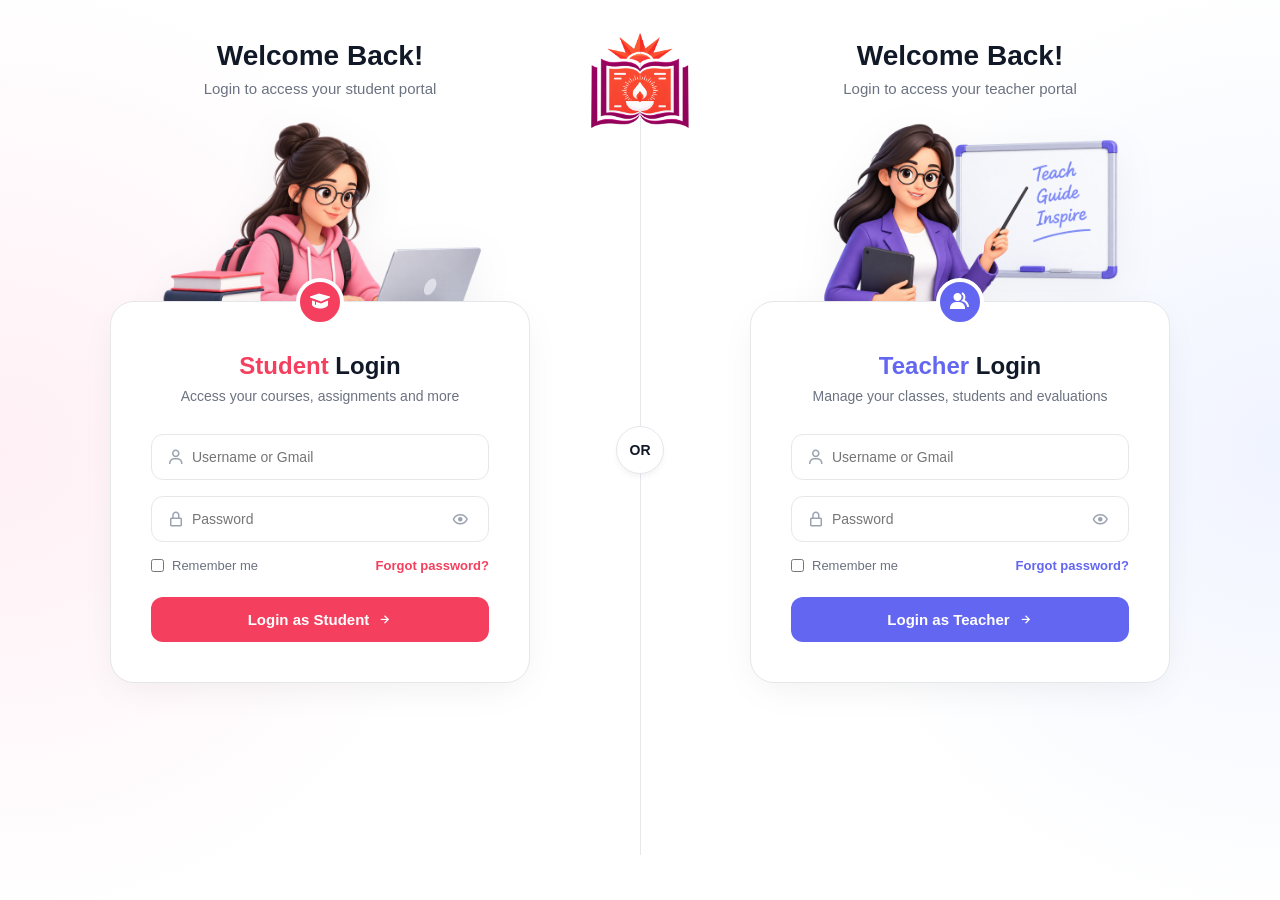
<file: frontend/index.html>
<!DOCTYPE html>
<html lang="en">
<head>
    <meta charset="UTF-8">
    <meta name="viewport" content="width=device-width, initial-scale=1.0">
    <title>Booklet Evaluation System</title>
    
    <!-- Boxicons for crisp vector icons -->
    <link href='https://unpkg.com/boxicons@2.1.4/css/boxicons.min.css' rel='stylesheet'>
    
    <!-- CSS Styles -->
    <link rel="stylesheet" href="css/global.css">
    <link rel="stylesheet" href="css/login.css">
    <link rel="stylesheet" href="css/responsive.css">
</head>
<body>

    <main class="login-wrapper">
        
        <!-- Center Divider & Global Elements (Desktop Only) -->
        <div class="center-divider"></div>
        <div class="or-badge">OR</div>
        
        <!-- Official Logo -->
        <div class="top-logo">
            <img src="assets/logo.png" alt="Official Portal Logo">
        </div>

        <!-- ================= LEFT: STUDENT SECTION ================= -->
        <section class="split-section split-left">
            <div class="welcome-header">
                <h1 class="welcome-title">Welcome Back!</h1>
                <p class="welcome-subtitle">Login to access your student portal</p>
            </div>
            
            <div class="illustration-container">
                <img src="assets/student.png" alt="Student Illustration" class="illustration">
            </div>

            <div class="login-card">
                <div class="card-badge badge-pink">
                    <i class='bx bxs-graduation'></i>
                </div>
                
                <h2 class="card-title"><span class="text-pink">Student</span> Login</h2>
                <p class="card-subtitle">Access your courses, assignments and more</p>
                
                <form id="student-login-form" class="login-form">
                    <div class="input-group">
                        <i class='bx bx-user'></i>
                        <input type="text" id="student_user" name="username" class="input-field" placeholder="Username or Gmail" required aria-label="Student Username">
                    </div>
                    
                    <div class="input-group">
                        <i class='bx bx-lock-alt'></i>
                        <input type="password" id="student_pwd" name="password" class="input-field" placeholder="Password" required aria-label="Student Password">
                        <i class='bx bx-show eye-icon' tabindex="0" role="button" aria-label="Toggle password visibility" onclick="togglePassword('student_pwd')"></i>
                    </div>
                    
                    <div class="form-options">
                        <label class="remember-me">
                            <input type="checkbox" name="remember"> Remember me
                        </label>
                        <a href="#" class="forgot-link forgot-pink">Forgot password?</a>
                    </div>
                    
                    <div id="student-error" class="inline-error" style="display: none;"></div>
                    
                    <button type="submit" class="btn-primary btn-pink" id="student-btn">
                        <span>Login as Student</span> <i class='bx bx-right-arrow-alt'></i>
                    </button>
                </form>
                
            </div>
        </section>


        <!-- ================= RIGHT: TEACHER SECTION ================= -->
        <section class="split-section split-right">
            <div class="welcome-header">
                <h1 class="welcome-title">Welcome Back!</h1>
                <p class="welcome-subtitle">Login to access your teacher portal</p>
            </div>
            
            <div class="illustration-container">
                <img src="assets/teacher.png" alt="Teacher Illustration" class="illustration">
            </div>

            <div class="login-card">
                <div class="card-badge badge-purple">
                    <i class='bx bxs-group'></i>
                </div>
                
                <h2 class="card-title"><span class="text-purple">Teacher</span> Login</h2>
                <p class="card-subtitle">Manage your classes, students and evaluations</p>
                
                <form id="teacher-login-form" class="login-form">
                    <div class="input-group">
                        <i class='bx bx-user'></i>
                        <input type="text" id="teacher_user" name="username" class="input-field" placeholder="Username or Gmail" required aria-label="Teacher Username">
                    </div>
                    
                    <div class="input-group">
                        <i class='bx bx-lock-alt'></i>
                        <input type="password" id="teacher_pwd" name="password" class="input-field" placeholder="Password" required aria-label="Teacher Password">
                        <i class='bx bx-show eye-icon' tabindex="0" role="button" aria-label="Toggle password visibility" onclick="togglePassword('teacher_pwd')"></i>
                    </div>
                    
                    <div class="form-options">
                        <label class="remember-me">
                            <input type="checkbox" name="remember"> Remember me
                        </label>
                        <a href="#" class="forgot-link forgot-purple">Forgot password?</a>
                    </div>
                    
                    <div id="teacher-error" class="inline-error" style="display: none;"></div>
                    
                    <button type="submit" class="btn-primary btn-purple" id="teacher-btn">
                        <span>Login as Teacher</span> <i class='bx bx-right-arrow-alt'></i>
                    </button>
                </form>
                
            </div>
        </section>


        
    </main>

    <!-- JS Scripts -->
    <script src="js/login.js?v=2"></script>
</body>
</html>
</file>
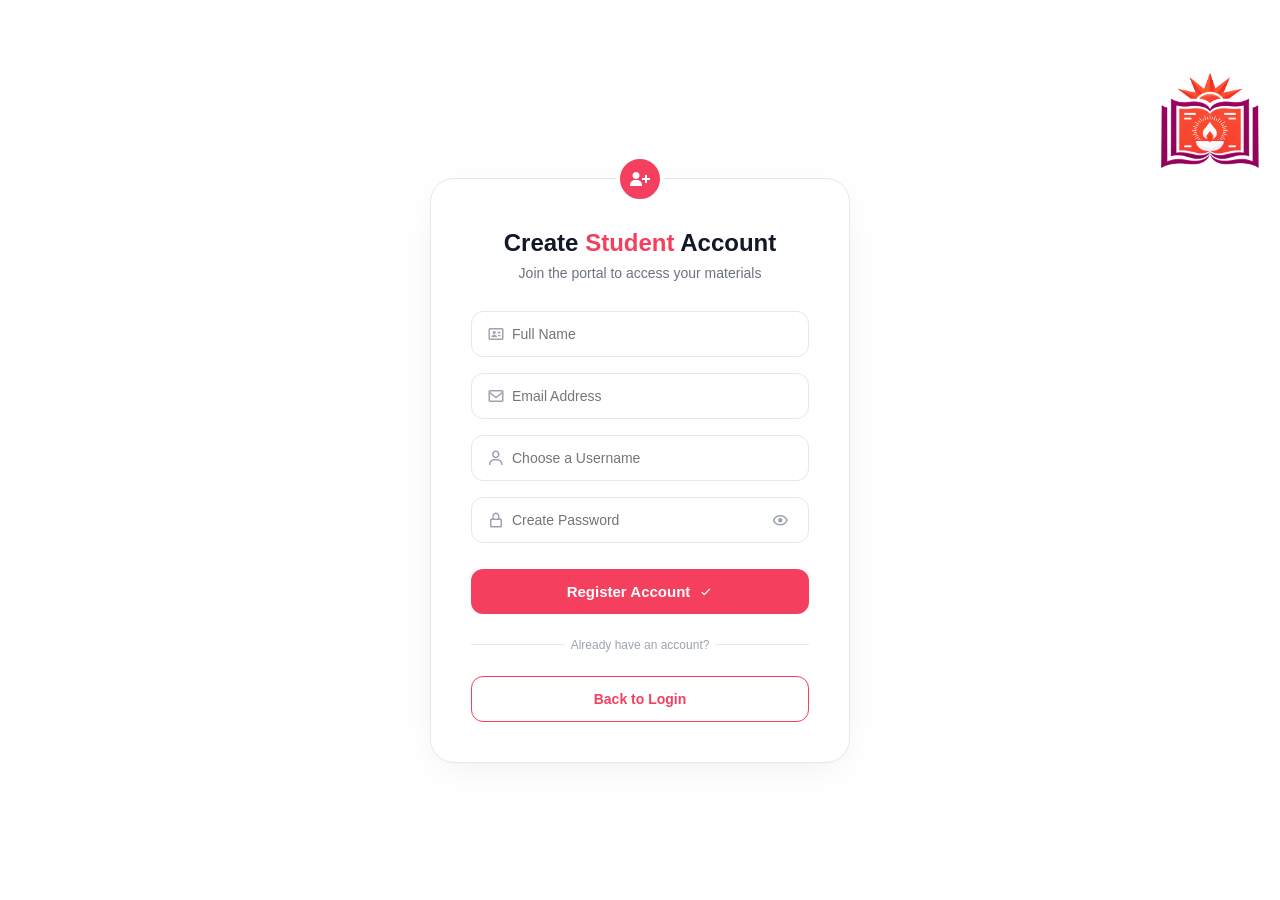
<file: frontend/register-student.html>
<!DOCTYPE html>
<html lang="en">
<head>
    <meta charset="UTF-8">
    <meta name="viewport" content="width=device-width, initial-scale=1.0">
    <title>Register - Student Portal</title>
    <link href='https://unpkg.com/boxicons@2.1.4/css/boxicons.min.css' rel='stylesheet'>
    <link rel="stylesheet" href="css/global.css">
    <link rel="stylesheet" href="css/login.css">
    <link rel="stylesheet" href="css/responsive.css">
</head>
<body>
    <main class="login-wrapper">
        <section class="split-section split-left" style="width: 100%; max-width: 100%; background: var(--background);">
            
            <div class="top-logo" style="position: relative; margin-bottom: 20px;">
                <img src="assets/logo.png" alt="Official Portal Logo">
            </div>

            <div class="login-card" style="margin-top: 20px;">
                <div class="card-badge badge-pink">
                    <i class='bx bxs-user-plus'></i>
                </div>
                
                <h2 class="card-title">Create <span class="text-pink">Student</span> Account</h2>
                <p class="card-subtitle">Join the portal to access your materials</p>
                
                <form id="student-register-form" class="login-form">
                    
                    <div class="input-group">
                        <i class='bx bx-id-card'></i>
                        <input type="text" name="full_name" class="input-field" placeholder="Full Name" required>
                    </div>

                    <div class="input-group">
                        <i class='bx bx-envelope'></i>
                        <input type="email" name="email" class="input-field" placeholder="Email Address" required>
                    </div>

                    <div class="input-group">
                        <i class='bx bx-user'></i>
                        <input type="text" name="username" class="input-field" placeholder="Choose a Username" required>
                    </div>
                    
                    <div class="input-group">
                        <i class='bx bx-lock-alt'></i>
                        <input type="password" id="reg_student_pwd" name="password" class="input-field" placeholder="Create Password" required>
                        <i class='bx bx-show eye-icon' onclick="togglePassword('reg_student_pwd')"></i>
                    </div>
                    
                    <div id="student-register-error" class="inline-error" style="display: none;"></div>
                    <div id="student-register-success" class="inline-error" style="display: none; background: #dcfce7; color: #166534; border-left-color: #22c55e;"></div>
                    
                    <button type="submit" class="btn-primary btn-pink" style="margin-top: 10px;">
                        <span>Register Account</span> <i class='bx bx-check'></i>
                    </button>
                </form>
                
                <div class="separator">Already have an account?</div>
                
                <button type="button" class="btn-outline btn-outline-pink" onclick="window.location.href='index.html'">
                    Back to Login
                </button>
            </div>
        </section>
    </main>
    
    <script>
        function togglePassword(inputId) {
            const input = document.getElementById(inputId);
            const icon = input.nextElementSibling;
            if (input.type === 'password') {
                input.type = 'text';
                icon.classList.remove('bx-show');
                icon.classList.add('bx-hide');
            } else {
                input.type = 'password';
                icon.classList.remove('bx-hide');
                icon.classList.add('bx-show');
            }
        }

        document.getElementById('student-register-form').addEventListener('submit', async (e) => {
            e.preventDefault();
            const form = e.target;
            const btn = form.querySelector('button[type="submit"]');
            const errDiv = document.getElementById('student-register-error');
            const sucDiv = document.getElementById('student-register-success');
            
            errDiv.style.display = 'none';
            sucDiv.style.display = 'none';
            const origHTML = btn.innerHTML;
            btn.innerHTML = `<i class='bx bx-loader-alt bx-spin'></i> <span>Registering...</span>`;
            btn.disabled = true;

            const formData = new FormData(form);
            const data = Object.fromEntries(formData.entries());

            try {
                const res = await fetch('/api/auth/student/register', {
                    method: 'POST',
                    headers: { 'Content-Type': 'application/json' },
                    body: JSON.stringify(data)
                });
                
                if (res.ok) {
                    sucDiv.textContent = "Registration successful! Redirecting to login...";
                    sucDiv.style.display = 'block';
                    setTimeout(() => window.location.href = 'index.html', 2000);
                } else {
                    const err = await res.json();
                    errDiv.textContent = err.detail || "Registration failed.";
                    errDiv.style.display = 'block';
                    btn.disabled = false;
                    btn.innerHTML = origHTML;
                }
            } catch (error) {
                errDiv.textContent = "Network error.";
                errDiv.style.display = 'block';
                btn.disabled = false;
                btn.innerHTML = origHTML;
            }
        });
    </script>
</body>
</html>
</file>
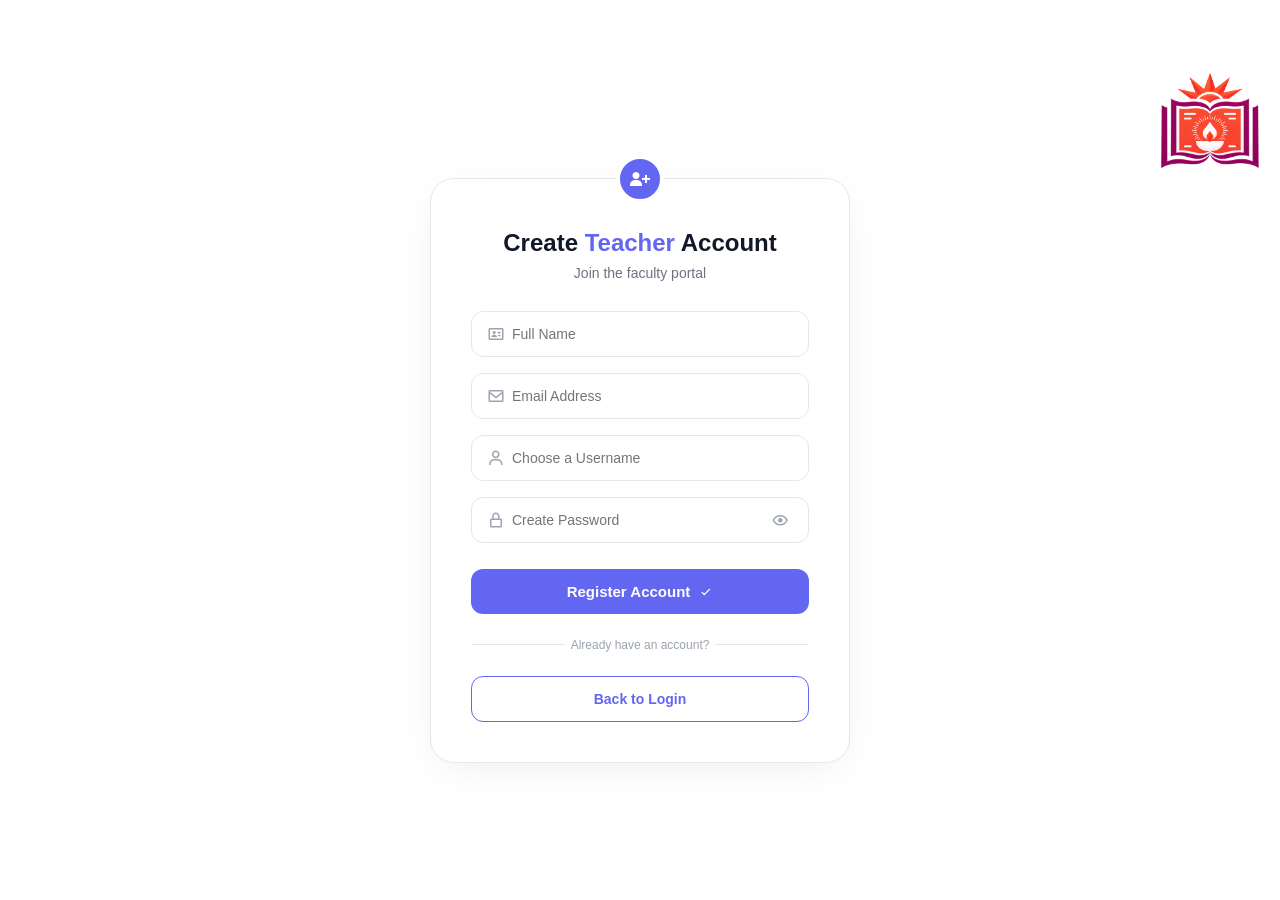
<file: frontend/register-teacher.html>
<!DOCTYPE html>
<html lang="en">
<head>
    <meta charset="UTF-8">
    <meta name="viewport" content="width=device-width, initial-scale=1.0">
    <title>Register - Teacher Portal</title>
    <link href='https://unpkg.com/boxicons@2.1.4/css/boxicons.min.css' rel='stylesheet'>
    <link rel="stylesheet" href="css/global.css">
    <link rel="stylesheet" href="css/login.css">
    <link rel="stylesheet" href="css/responsive.css">
</head>
<body>
    <main class="login-wrapper">
        <section class="split-section split-right" style="width: 100%; max-width: 100%; background: var(--background);">
            
            <div class="top-logo" style="position: relative; margin-bottom: 20px;">
                <img src="assets/logo.png" alt="Official Portal Logo">
            </div>

            <div class="login-card" style="margin-top: 20px;">
                <div class="card-badge badge-purple">
                    <i class='bx bxs-user-plus'></i>
                </div>
                
                <h2 class="card-title">Create <span class="text-purple">Teacher</span> Account</h2>
                <p class="card-subtitle">Join the faculty portal</p>
                
                <form id="teacher-register-form" class="login-form">
                    
                    <div class="input-group">
                        <i class='bx bx-id-card'></i>
                        <input type="text" name="full_name" class="input-field" placeholder="Full Name" required>
                    </div>

                    <div class="input-group">
                        <i class='bx bx-envelope'></i>
                        <input type="email" name="email" class="input-field" placeholder="Email Address" required>
                    </div>

                    <div class="input-group">
                        <i class='bx bx-user'></i>
                        <input type="text" name="username" class="input-field" placeholder="Choose a Username" required>
                    </div>
                    
                    <div class="input-group">
                        <i class='bx bx-lock-alt'></i>
                        <input type="password" id="reg_teacher_pwd" name="password" class="input-field" placeholder="Create Password" required>
                        <i class='bx bx-show eye-icon' onclick="togglePassword('reg_teacher_pwd')"></i>
                    </div>
                    
                    <div id="teacher-register-error" class="inline-error" style="display: none;"></div>
                    <div id="teacher-register-success" class="inline-error" style="display: none; background: #dcfce7; color: #166534; border-left-color: #22c55e;"></div>
                    
                    <button type="submit" class="btn-primary btn-purple" style="margin-top: 10px;">
                        <span>Register Account</span> <i class='bx bx-check'></i>
                    </button>
                </form>
                
                <div class="separator">Already have an account?</div>
                
                <button type="button" class="btn-outline btn-outline-purple" onclick="window.location.href='index.html'">
                    Back to Login
                </button>
            </div>
        </section>
    </main>
    
    <script>
        function togglePassword(inputId) {
            const input = document.getElementById(inputId);
            const icon = input.nextElementSibling;
            if (input.type === 'password') {
                input.type = 'text';
                icon.classList.remove('bx-show');
                icon.classList.add('bx-hide');
            } else {
                input.type = 'password';
                icon.classList.remove('bx-hide');
                icon.classList.add('bx-show');
            }
        }

        document.getElementById('teacher-register-form').addEventListener('submit', async (e) => {
            e.preventDefault();
            const form = e.target;
            const btn = form.querySelector('button[type="submit"]');
            const errDiv = document.getElementById('teacher-register-error');
            const sucDiv = document.getElementById('teacher-register-success');
            
            errDiv.style.display = 'none';
            sucDiv.style.display = 'none';
            const origHTML = btn.innerHTML;
            btn.innerHTML = `<i class='bx bx-loader-alt bx-spin'></i> <span>Registering...</span>`;
            btn.disabled = true;

            const formData = new FormData(form);
            const data = Object.fromEntries(formData.entries());

            try {
                const res = await fetch('/api/auth/teacher/register', {
                    method: 'POST',
                    headers: { 'Content-Type': 'application/json' },
                    body: JSON.stringify(data)
                });
                
                if (res.ok) {
                    sucDiv.textContent = "Registration successful! Redirecting to login...";
                    sucDiv.style.display = 'block';
                    setTimeout(() => window.location.href = 'index.html', 2000);
                } else {
                    const err = await res.json();
                    errDiv.textContent = err.detail || "Registration failed.";
                    errDiv.style.display = 'block';
                    btn.disabled = false;
                    btn.innerHTML = origHTML;
                }
            } catch (error) {
                errDiv.textContent = "Network error.";
                errDiv.style.display = 'block';
                btn.disabled = false;
                btn.innerHTML = origHTML;
            }
        });
    </script>
</body>
</html>
</file>
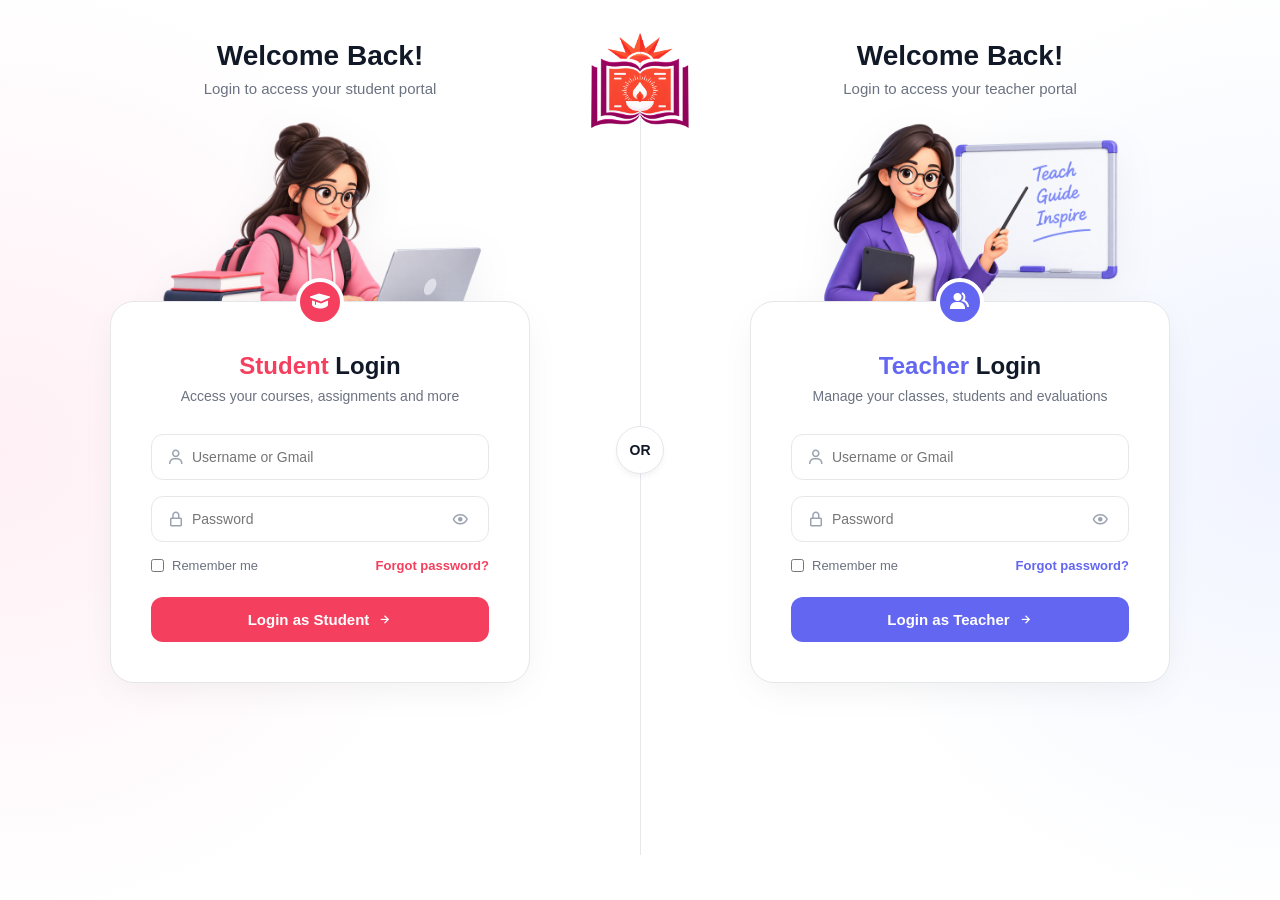
<file: frontend/student-dashboard.html>
<!DOCTYPE html>
<html lang="en">
<head>
    <meta charset="UTF-8">
    <meta name="viewport" content="width=device-width, initial-scale=1.0">
    <title>Student Dashboard - Booklet Evaluation System</title>
    <link href='https://unpkg.com/boxicons@2.1.4/css/boxicons.min.css' rel='stylesheet'>
    <link rel="stylesheet" href="css/global.css">
    <link rel="stylesheet" href="css/dashboard.css">
    <style>
        .page-header {
            display: flex;
            justify-content: space-between;
            align-items: center;
            margin-bottom: 24px;
            flex-wrap: wrap;
            gap: 16px;
        }
        .page-title h2 {
            font-size: 24px;
            color: var(--text-dark);
            margin-bottom: 4px;
        }
        .page-title p {
            color: var(--text-secondary);
            font-size: 14px;
        }
        .summary-cards {
            display: grid;
            grid-template-columns: repeat(auto-fit, minmax(240px, 1fr));
            gap: 20px;
            margin-bottom: 30px;
        }
        .stat-card {
            background: var(--surface);
            border-radius: var(--radius-lg);
            padding: 24px;
            border: 1px solid var(--border);
            display: flex;
            align-items: center;
            gap: 16px;
        }
        .stat-icon {
            width: 48px;
            height: 48px;
            border-radius: var(--radius-md);
            display: flex;
            align-items: center;
            justify-content: center;
            font-size: 24px;
        }
        .stat-icon.pink { background: #fdf2f8; color: var(--primary); }
        .stat-icon.blue { background: #eff6ff; color: #3b82f6; }
        .stat-icon.green { background: #f0fdf4; color: #22c55e; }
        
        .stat-info p {
            font-size: 13px;
            color: var(--text-secondary);
            margin-bottom: 4px;
            font-weight: 500;
        }
        .stat-info h3 {
            font-size: 24px;
            color: var(--text-dark);
            font-weight: 700;
        }

        .results-container {
            background: var(--surface);
            border-radius: var(--radius-lg);
            border: 1px solid var(--border);
            overflow: hidden;
        }
        .results-header {
            padding: 20px 24px;
            border-bottom: 1px solid var(--border);
            background: #f8fafc;
        }
        .results-header h3 {
            font-size: 16px;
            color: var(--text-dark);
            font-weight: 600;
        }

        .question-card {
            padding: 24px;
            border-bottom: 1px solid var(--border);
        }
        .question-card:last-child {
            border-bottom: none;
        }
        
        .q-header {
            display: flex;
            justify-content: space-between;
            align-items: flex-start;
            margin-bottom: 16px;
        }
        .q-title {
            font-size: 16px;
            font-weight: 600;
            color: var(--text-dark);
        }
        .q-marks {
            background: #f1f5f9;
            padding: 4px 12px;
            border-radius: 20px;
            font-size: 13px;
            font-weight: 600;
            color: var(--text-secondary);
        }
        .q-text {
            font-size: 14px;
            color: var(--text-secondary);
            margin-bottom: 16px;
            line-height: 1.5;
        }
        
        .answer-box {
            background: #f8fafc;
            border: 1px solid var(--border);
            border-radius: var(--radius-md);
            padding: 16px;
            margin-bottom: 16px;
        }
        .answer-box-label {
            font-size: 12px;
            font-weight: 600;
            text-transform: uppercase;
            color: var(--text-muted);
            margin-bottom: 8px;
            letter-spacing: 0.5px;
        }
        .answer-box-content {
            font-size: 14px;
            color: var(--text-dark);
            line-height: 1.6;
        }

        .feedback-box {
            display: flex;
            gap: 12px;
            padding: 16px;
            background: #f0fdf4;
            border-radius: var(--radius-md);
            border: 1px solid #bbf7d0;
        }
        .feedback-icon {
            color: #22c55e;
            font-size: 20px;
            margin-top: 2px;
        }
        .feedback-text {
            font-size: 14px;
            color: #166534;
            line-height: 1.5;
        }

        .empty-state {
            padding: 60px 20px;
            text-align: center;
        }
        .empty-state i {
            font-size: 48px;
            color: var(--border);
            margin-bottom: 16px;
        }
        .empty-state h3 {
            font-size: 18px;
            color: var(--text-dark);
            margin-bottom: 8px;
        }
        .empty-state p {
            color: var(--text-secondary);
            font-size: 14px;
        }
    </style>
</head>
<body>
    <!-- HEADER -->
    <header class="app-header">
        <div class="container header-content">
            <div class="header-left">
                <img src="assets/logo.png" alt="Logo" class="logo">
                <div class="product-title">
                    <h1>Booklet Evaluation System</h1>
                    <span>Student Dashboard</span>
                </div>
            </div>
            
            <nav class="header-nav">
                <a href="student-dashboard.html" class="nav-item active">
                    <i class='bx bx-home-alt'></i> My Results
                </a>
            </nav>

            <div class="header-right">
                <div class="profile-section" onclick="logout()">
                    <div class="avatar" style="background: var(--brand-blue);">S</div>
                    <div class="profile-info">
                        <span class="profile-name" id="studentProfileName">Student</span>
                        <span class="profile-role">Student Account</span>
                    </div>
                    <i class='bx bx-chevron-down'></i>
                </div>
            </div>
        </div>
    </header>

    <div class="container" style="padding-top: 32px; padding-bottom: 60px;" id="mainContainer">
        <!-- Loading State -->
        <div id="loadingState" style="text-align: center; padding: 100px 20px;">
            <i class='bx bx-loader-alt bx-spin' style="font-size: 40px; color: var(--primary); margin-bottom: 16px;"></i>
            <p style="color: var(--text-secondary);">Loading your results...</p>
        </div>

        <div id="contentWrapper" style="display: none; background: white; border-radius: 16px; box-shadow: 0 8px 32px rgba(15,23,42,0.08); border: 1px solid var(--border); overflow: hidden;">
            <!-- Report Header -->
            <div style="display: flex; justify-content: space-between; align-items: center; padding: 20px 28px; border-bottom: 1px solid var(--border);">
                <div style="display: flex; align-items: center; gap: 14px;">
                    <div style="width: 40px; height: 40px; background: #fdf2f8; color: var(--primary); border-radius: 50%; display: flex; align-items: center; justify-content: center; font-size: 20px;">
                        <i class='bx bx-show'></i>
                    </div>
                    <div>
                        <h3 style="font-size: 17px; font-weight: 700; color: var(--text-dark); margin-bottom: 1px;">Student Evaluation Details</h3>
                        <p style="font-size: 12px; color: var(--text-secondary);">Detailed marks and answers for each question</p>
                    </div>
                </div>
            </div>

            <!-- Body -->
            <div style="padding: 24px 28px;">
                <!-- Student Information Row -->
                <div style="display: grid; grid-template-columns: 1fr auto; gap: 16px; border: 1px solid var(--border); border-radius: 12px; padding: 20px; margin-bottom: 20px; box-shadow: 0 2px 8px rgba(0,0,0,0.02);">
                    <div style="display: flex; align-items: center; gap: 16px;">
                        <div id="modalInitials" style="width: 56px; height: 56px; background: #fdf2f8; color: var(--primary); border-radius: 50%; display: flex; align-items: center; justify-content: center; font-size: 20px; font-weight: 700; flex-shrink: 0;">AS</div>
                        <div>
                            <div id="modalStudentName" style="font-size: 18px; font-weight: 700; color: var(--text-dark); margin-bottom: 4px;">Aarav Sharma</div>
                            <div style="display: flex; gap: 20px; flex-wrap: wrap; font-size: 13px;">
                                <span style="color: var(--text-secondary);">USN: <strong id="modalUSN" style="color: var(--text-dark);">4GW22CS001</strong></span>
                                <span style="color: var(--text-secondary); border-left: 1px solid var(--border); padding-left: 20px;">Branch: <strong id="modalBranch" style="color: var(--text-dark);">Computer Science & Engineering</strong></span>
                            </div>
                        </div>
                    </div>
                    <div style="display: flex; gap: 12px; align-items: center; flex-wrap: wrap;">
                        <div style="background: #f8fafc; border: 1px solid var(--border); border-radius: 10px; padding: 12px 18px; display: flex; align-items: center; gap: 12px; min-width: 160px;">
                            <div style="width: 32px; height: 32px; background: #eff6ff; color: #3b82f6; border-radius: 8px; display: flex; align-items: center; justify-content: center; font-size: 16px;"><i class='bx bx-file-blank'></i></div>
                            <div>
                                <div style="font-size: 11px; color: var(--text-secondary); margin-bottom: 2px;">Booklet ID</div>
                                <div id="modalBookletId" style="font-size: 13px; font-weight: 700; color: var(--text-dark);">BKT-2026-001</div>
                                <div style="font-size: 10px; color: var(--text-secondary); margin-top: 4px;">Evaluated On</div>
                                <div id="modalEvaluatedOn" style="font-size: 11px; font-weight: 600; color: var(--text-dark);">17 Sep 2026, 10:30 AM</div>
                            </div>
                        </div>
                        <div id="resultBadgeCard" style="background: #f0fdf4; border: 1px solid #bbf7d0; border-radius: 10px; padding: 12px 18px; display: flex; align-items: center; gap: 12px; min-width: 130px;">
                            <div id="modalResultIcon" style="width: 32px; height: 32px; background: white; color: #16a34a; border-radius: 50%; display: flex; align-items: center; justify-content: center; font-size: 16px;"><i class='bx bx-trophy'></i></div>
                            <div>
                                <div style="font-size: 11px; color: #166534; font-weight: 600; margin-bottom: 2px;">Result</div>
                                <div id="modalResultBadge" style="font-size: 20px; font-weight: 800; color: #16a34a; line-height: 1.1;">PASS</div>
                                <div id="modalResultSub" style="font-size: 10px; color: #166534; margin-top: 2px;">Great Performance!</div>
                            </div>
                        </div>
                    </div>
                </div>

                <!-- Summary Cards -->
                <div style="display: grid; grid-template-columns: repeat(5, 1fr); gap: 14px; margin-bottom: 24px;">
                    <div style="background: #fdf2f8; border-radius: 10px; padding: 16px; display: flex; align-items: center; gap: 12px;">
                        <div style="color: var(--primary); font-size: 24px; flex-shrink: 0;"><i class='bx bx-file'></i></div>
                        <div><div style="font-size: 11px; color: var(--text-secondary); margin-bottom: 2px;">Total Marks Obtained</div><div id="modalTotalMarks" style="font-size: 18px; font-weight: 700; color: var(--text-dark);">82 / 100</div></div>
                    </div>
                    <div style="background: #f0fdf4; border-radius: 10px; padding: 16px; display: flex; align-items: center; gap: 12px;">
                        <div style="color: #16a34a; font-size: 24px; flex-shrink: 0;"><i class='bx bx-pie-chart-alt-2'></i></div>
                        <div><div style="font-size: 11px; color: var(--text-secondary); margin-bottom: 2px;">Overall Score</div><div id="modalOverallScore" style="font-size: 18px; font-weight: 700; color: var(--text-dark);">82%</div></div>
                    </div>
                    <div style="background: #fdf2f8; border-radius: 10px; padding: 16px; display: flex; align-items: center; gap: 12px;">
                        <div style="color: var(--primary); font-size: 24px; flex-shrink: 0;"><i class='bx bx-calendar-check'></i></div>
                        <div><div style="font-size: 11px; color: var(--text-secondary); margin-bottom: 2px;">Questions Evaluated</div><div id="modalQuestionsCountStr" style="font-size: 18px; font-weight: 700; color: var(--text-dark);">Q1 - Q10</div></div>
                    </div>
                    <div style="background: #faf5ff; border-radius: 10px; padding: 16px; display: flex; align-items: center; gap: 12px;">
                        <div style="color: #a855f7; font-size: 24px; flex-shrink: 0;"><i class='bx bx-time-five'></i></div>
                        <div><div style="font-size: 11px; color: var(--text-secondary); margin-bottom: 2px;">Evaluation Time</div><div id="modalEvalTime" style="font-size: 18px; font-weight: 700; color: var(--text-dark);">2m 36s</div></div>
                    </div>
                    <div style="background: #fdf2f8; border-radius: 10px; padding: 16px; display: flex; align-items: center; gap: 12px;">
                        <div style="color: var(--primary); font-size: 24px; flex-shrink: 0;"><i class='bx bxs-quote-left'></i></div>
                        <div style="font-size: 12px; color: var(--text-dark); line-height: 1.4;">Consistent performance with good conceptual understanding.</div>
                    </div>
                </div>

                <!-- Question-wise Evaluation -->
                <div style="display: flex; justify-content: space-between; align-items: flex-end; margin-bottom: 12px; flex-wrap: wrap; gap: 10px;">
                    <div style="display: flex; align-items: center; gap: 12px;">
                        <div style="width: 40px; height: 40px; background: #fdf2f8; color: var(--primary); border-radius: 50%; display: flex; align-items: center; justify-content: center; font-size: 20px;">
                            <i class='bx bx-list-ul'></i>
                        </div>
                        <div>
                            <h3 style="font-size: 16px; font-weight: 700; color: var(--text-dark); margin-bottom: 2px;">Question-wise Evaluation</h3>
                            <p style="font-size: 12px; color: var(--text-secondary);">Review each question, student answer and marks awarded.</p>
                        </div>
                    </div>
                    <div style="display: flex; gap: 14px; font-size: 11px; font-weight: 500; align-items: center; flex-wrap: wrap; color: var(--text-secondary);">
                        <span><span style="display:inline-block; width:8px; height:8px; border-radius:50%; background:#16a34a; margin-right:4px;"></span>Excellent (90-100%)</span>
                        <span><span style="display:inline-block; width:8px; height:8px; border-radius:50%; background:#84cc16; margin-right:4px;"></span>Good (75-89%)</span>
                        <span><span style="display:inline-block; width:8px; height:8px; border-radius:50%; background:#f59e0b; margin-right:4px;"></span>Partial (50-74%)</span>
                        <span><span style="display:inline-block; width:8px; height:8px; border-radius:50%; background:#ef4444; margin-right:4px;"></span>No Marks (0-49%)</span>
                    </div>
                </div>

                <!-- Questions Table (desktop) -->
                <div class="q-table-wrap" style="overflow-x: auto;">
                    <table style="width: 100%; border-collapse: collapse; table-layout: fixed; min-width: 900px; border-top: 1px solid var(--border);">
                        <thead style="border-bottom: 1px solid var(--border);">
                            <tr>
                                <th style="width: 6%; padding: 12px 0; font-size: 12px; font-weight: 700; color: var(--text-dark); text-align: left;">Q.No</th>
                                <th style="width: 24%; padding: 12px 10px; font-size: 12px; font-weight: 700; color: var(--text-dark); text-align: left;">Question</th>
                                <th style="width: 25%; padding: 12px 10px; font-size: 12px; font-weight: 700; color: var(--text-dark); text-align: left;">Student Answer</th>
                                <th style="width: 10%; padding: 12px 10px; font-size: 12px; font-weight: 700; color: var(--text-dark); text-align: center;">Marks Awarded</th>
                                <th style="width: 9%; padding: 12px 10px; font-size: 12px; font-weight: 700; color: var(--text-dark); text-align: center;">Total Marks</th>
                                <th style="width: 9%; padding: 12px 10px; font-size: 12px; font-weight: 700; color: var(--text-dark); text-align: center;">Percentage</th>
                                <th style="width: 9%; padding: 12px 10px; font-size: 12px; font-weight: 700; color: var(--text-dark); text-align: left;">Status</th>
                                <th style="width: 8%; padding: 12px 10px; font-size: 12px; font-weight: 700; color: var(--text-dark); text-align: center;">Action</th>
                            </tr>
                        </thead>
                        <tbody id="questionsContainer">
                            <!-- Populated dynamically -->
                        </tbody>
                    </table>
                </div>

                <!-- Final Result -->
                <div style="margin-top: 20px; padding: 20px 24px; background: #f8fafc; border: 1px solid var(--border); border-radius: 12px; display: flex; align-items: center; justify-content: space-between; flex-wrap: wrap; gap: 16px;">
                    <div style="display: flex; align-items: center; gap: 14px;">
                        <div style="width: 40px; height: 40px; background: #fdf2f8; color: var(--primary); border-radius: 10px; display: flex; align-items: center; justify-content: center; font-size: 20px; flex-shrink: 0;">
                            <i class='bx bx-award'></i>
                        </div>
                        <div>
                            <span style="font-size: 11px; color: var(--text-secondary); display: block; margin-bottom: 2px;">Final Result</span>
                            <div id="finalResult" style="font-size: 22px; font-weight: 800; color: #16a34a; line-height: 1;">PASS</div>
                        </div>
                        <div id="finalResultMessage" style="font-size: 13px; color: var(--text-secondary); max-width: 340px; padding-left: 14px; border-left: 2px solid var(--border);">
                            The student has secured marks above the passing threshold.
                        </div>
                    </div>
                    <div style="display: flex; gap: 24px; text-align: right;">
                        <div>
                            <span style="font-size: 11px; color: var(--text-secondary); display: block; margin-bottom: 2px;">Total Marks</span>
                            <div id="finalTotalMarks" style="font-size: 20px; font-weight: 800; color: var(--text-dark);">20 / 20</div>
                        </div>
                        <div>
                            <span style="font-size: 11px; color: var(--text-secondary); display: block; margin-bottom: 2px;">Percentage</span>
                            <div id="finalPercentage" style="font-size: 20px; font-weight: 800; color: var(--primary);">100%</div>
                        </div>
                    </div>
                </div>
            </div>

            <!-- Footer Actions -->
            <div style="padding: 14px 28px; border-top: 1px solid var(--border); display: flex; justify-content: flex-end; gap: 12px; background: #f8fafc; flex-shrink: 0;">
                <button class="btn-primary" onclick="window.print()" style="padding: 8px 16px; background: var(--primary); color: white; border: none; border-radius: 6px; cursor: pointer; display: flex; align-items: center; gap: 6px; font-weight: 600;">
                    <i class='bx bx-printer'></i> Print Report
                </button>
            </div>
        </div>
    </div>

    <!-- ANSWER DETAIL POPUP -->
    <div class="modal-overlay" id="answerModal" style="display: none; position: fixed; top: 0; left: 0; width: 100%; height: 100%; background: rgba(15,23,42,0.55); backdrop-filter: blur(2px); z-index: 1100; align-items: center; justify-content: center;">
        <div class="modal-content" style="background: white; border-radius: 12px; max-width: 600px; width: calc(100% - 24px); box-shadow: 0 24px 64px rgba(15,23,42,0.18);">
            <div style="display: flex; justify-content: space-between; align-items: center; padding: 16px 20px; border-bottom: 1px solid var(--border);">
                <h3 style="font-size: 15px; font-weight: 700; color: var(--text-dark);">Student Answer</h3>
                <button onclick="closeAnswerModal()" aria-label="Close answer popup" style="background: none; border: none; font-size: 20px; color: var(--text-secondary); cursor: pointer; padding: 2px;"><i class='bx bx-x'></i></button>
            </div>
            <div style="padding: 20px; max-height: 70vh; overflow-y: auto;">
                <p id="fullAnswerText" style="font-size: 14px; line-height: 1.7; color: var(--text-dark); white-space: pre-wrap; word-break: break-word;"></p>
            </div>
        </div>
    </div>

    <!-- FOOTER -->
    <footer class="app-footer">
        <div class="container footer-content">
            <div class="footer-left">
                <strong>Booklet Evaluation System</strong><br>
                GSS, mysore
            </div>
            <div class="footer-center">
                Evaluate &bull; Track &bull; Empower Learning
            </div>
            <div class="footer-right">
                <i class='bx bx-map-pin' style="color: var(--primary);"></i> Making Evaluation Simpler
            </div>
        </div>
    </footer>

    <script src="js/student-dashboard.js?v=2"></script>
</body>
</html>
</file>
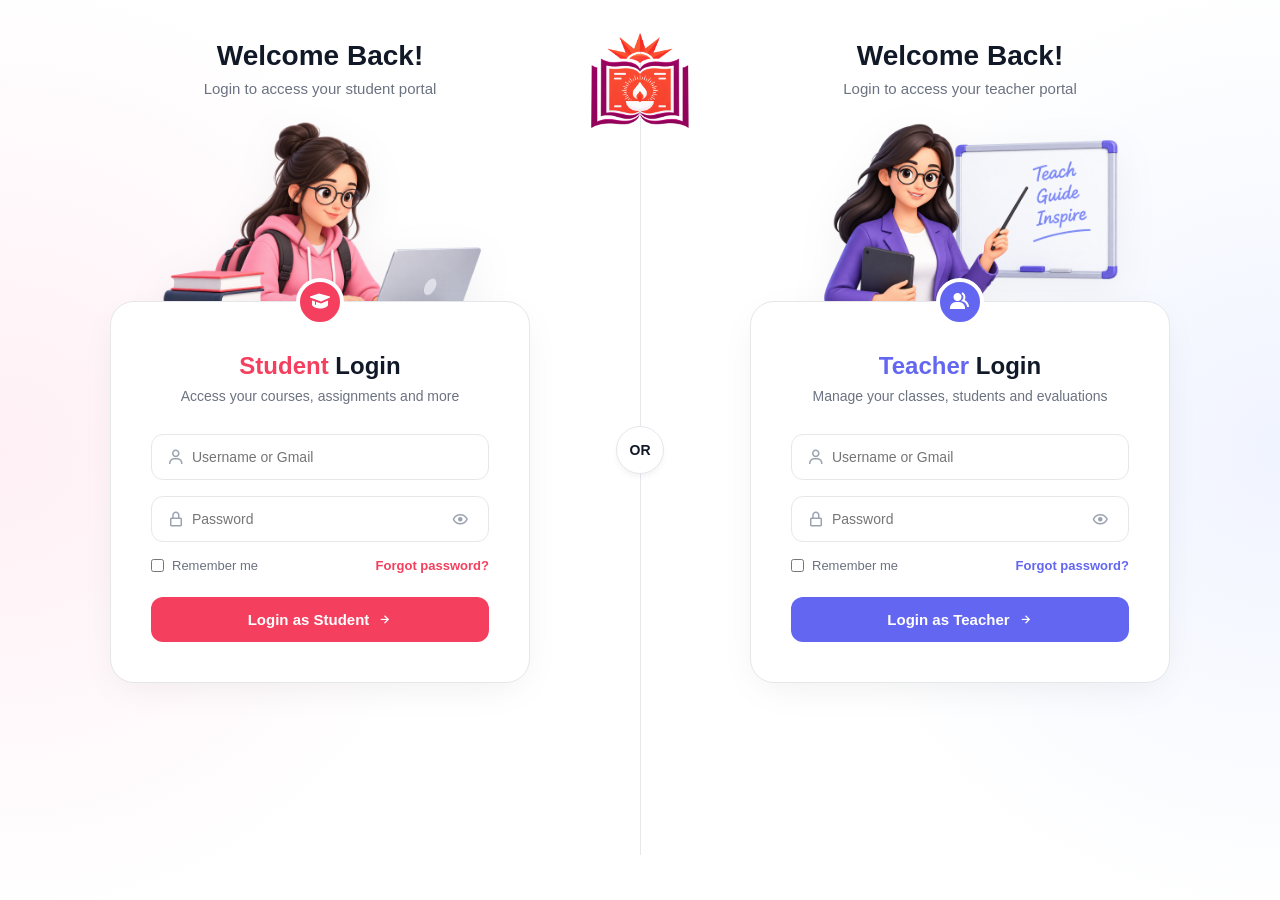
<file: frontend/student-management.html>
<!DOCTYPE html>
<html lang="en">
<head>
    <meta charset="UTF-8">
    <meta name="viewport" content="width=device-width, initial-scale=1.0">
    <title>Student Management - Booklet Evaluation System</title>
    <!-- Fonts -->
    <link rel="preconnect" href="https://fonts.googleapis.com">
    <link rel="preconnect" href="https://fonts.gstatic.com" crossorigin>
    <link href="https://fonts.googleapis.com/css2?family=Inter:wght@400;500;600;700;800&display=swap" rel="stylesheet">
    <!-- Icons -->
    <link href='https://unpkg.com/boxicons@2.1.4/css/boxicons.min.css' rel='stylesheet'>
    <!-- Styles -->
    <link rel="stylesheet" href="css/dashboard.css">
    <style>
        /* Specific overrides for Student Management matching the existing CSS variables */
        
        /* Page Header */
        .page-header {
            display: flex;
            justify-content: space-between;
            align-items: center;
            margin-bottom: 24px;
            flex-wrap: wrap;
            gap: 16px;
        }
        .page-title h2 {
            font-size: 24px;
            color: var(--text-dark);
            margin-bottom: 4px;
        }
        .page-title p {
            color: var(--text-secondary);
            font-size: 14px;
        }
        .date-card {
            display: flex;
            align-items: center;
            gap: 8px;
            background: var(--surface);
            padding: 10px 16px;
            border-radius: var(--radius-md);
            border: 1px solid var(--border);
            color: var(--text-secondary);
            font-size: 14px;
            font-weight: 500;
        }
        .date-card i {
            color: var(--primary);
            font-size: 18px;
        }

        /* Top Action Section */
        .action-banner {
            display: flex;
            justify-content: space-between;
            align-items: center;
            background: var(--surface);
            border-radius: var(--radius-lg);
            padding: 24px;
            box-shadow: var(--shadow-sm);
            margin-bottom: 24px;
            border: 1px solid var(--border);
            flex-wrap: wrap;
            gap: 16px;
        }
        .action-banner-left {
            display: flex;
            align-items: center;
            gap: 16px;
        }
        .action-banner-icon {
            width: 56px;
            height: 56px;
            background: var(--primary-light);
            color: var(--primary);
            border-radius: var(--radius-md);
            display: flex;
            align-items: center;
            justify-content: center;
            font-size: 24px;
        }
        .action-stats h3 {
            font-size: 20px;
            color: var(--text-dark);
            margin-bottom: 2px;
        }
        .action-stats p {
            font-size: 14px;
            color: var(--text-secondary);
        }
        .action-banner-right {
            display: flex;
            gap: 12px;
        }

        /* Toolbar */
        .toolbar {
            display: flex;
            gap: 12px;
            margin-bottom: 20px;
            flex-wrap: wrap;
        }
        .search-box {
            flex: 1;
            min-width: 250px;
            position: relative;
        }
        .search-box i {
            position: absolute;
            left: 14px;
            top: 50%;
            transform: translateY(-50%);
            color: var(--text-secondary);
        }
        .search-box input {
            width: 100%;
            padding: 10px 14px 10px 40px;
            border: 1px solid var(--border);
            border-radius: var(--radius-md);
            font-family: inherit;
            font-size: 14px;
            outline: none;
            transition: all 0.2s;
        }
        .search-box input:focus {
            border-color: var(--primary);
            box-shadow: 0 0 0 3px var(--primary-light);
        }
        .filter-select {
            padding: 10px 36px 10px 14px;
            border: 1px solid var(--border);
            border-radius: var(--radius-md);
            font-family: inherit;
            font-size: 14px;
            color: var(--text-dark);
            background: var(--surface);
            cursor: pointer;
            outline: none;
            appearance: none;
            background-image: url("data:image/svg+xml,%3Csvg xmlns='http://www.w3.org/2000/svg' width='16' height='16' viewBox='0 0 24 24' fill='none' stroke='%2364748b' stroke-width='2' stroke-linecap='round' stroke-linejoin='round'%3E%3Cpath d='M6 9l6 6 6-6'/%3E%3C/svg%3E");
            background-repeat: no-repeat;
            background-position: right 12px center;
            min-width: 150px;
        }

        /* Table */
        .table-responsive {
            overflow-x: auto;
            border-radius: var(--radius-md);
            border: 1px solid var(--border);
        }
        .student-table {
            width: 100%;
            border-collapse: collapse;
            text-align: left;
            background: var(--surface);
        }
        .student-table th {
            background: #f8fafc;
            padding: 14px 16px;
            font-size: 13px;
            font-weight: 600;
            color: var(--text-dark);
            border-bottom: 1px solid var(--border);
            white-space: nowrap;
        }
        .student-table td {
            padding: 14px 16px;
            font-size: 14px;
            color: var(--text-secondary);
            border-bottom: 1px solid var(--border);
            vertical-align: middle;
        }
        .student-table tbody tr:last-child td {
            border-bottom: none;
        }
        .student-table tbody tr:hover {
            background-color: #fdf2f8; /* very subtle pink hover */
        }
        .student-table .td-dark {
            color: var(--text-dark);
            font-weight: 500;
        }

        /* Status Pills */
        .status-pill {
            display: inline-flex;
            align-items: center;
            gap: 6px;
            padding: 4px 10px;
            border-radius: 20px;
            font-size: 12px;
            font-weight: 500;
        }
        .status-active {
            color: #059669;
            background: #d1fae5;
        }
        .status-inactive {
            color: #4b5563;
            background: #f3f4f6;
        }
        .status-dot {
            width: 6px;
            height: 6px;
            border-radius: 50%;
        }
        .status-active .status-dot { background: #059669; }
        .status-inactive .status-dot { background: #6b7280; }

        /* Actions */
        .action-btns {
            display: flex;
            gap: 8px;
            justify-content: flex-end;
        }
        .btn-action {
            display: inline-flex;
            align-items: center;
            gap: 4px;
            padding: 6px 12px;
            border-radius: var(--radius-md);
            font-size: 13px;
            font-weight: 500;
            cursor: pointer;
            border: 1px solid transparent;
            transition: all 0.2s;
            background: none;
        }
        .btn-edit {
            color: var(--text-dark);
            background: #f1f5f9;
        }
        .btn-edit:hover {
            background: #e2e8f0;
        }
        .btn-delete {
            color: #e11d48;
            background: #ffe4e6;
        }
        .btn-delete:hover {
            background: #fecdd3;
        }

        /* Pagination */
        .pagination {
            display: flex;
            justify-content: space-between;
            align-items: center;
            margin-top: 20px;
            padding-top: 20px;
            border-top: 1px solid var(--border);
            flex-wrap: wrap;
            gap: 16px;
        }
        .pagination-info {
            font-size: 14px;
            color: var(--text-secondary);
        }
        .pagination-controls {
            display: flex;
            gap: 6px;
        }
        .page-btn {
            display: inline-flex;
            align-items: center;
            justify-content: center;
            min-width: 32px;
            height: 32px;
            border-radius: var(--radius-sm);
            background: var(--surface);
            border: 1px solid var(--border);
            color: var(--text-secondary);
            font-size: 14px;
            font-weight: 500;
            cursor: pointer;
            transition: all 0.2s;
        }
        .page-btn:hover:not(:disabled) {
            border-color: var(--primary);
            color: var(--primary);
        }
        .page-btn.active {
            background: var(--primary);
            color: white;
            border-color: var(--primary);
        }
        .page-btn:disabled {
            opacity: 0.5;
            cursor: not-allowed;
        }

        /* Modals */
        .modal-overlay {
            position: fixed;
            top: 0; left: 0; right: 0; bottom: 0;
            background: rgba(15, 23, 42, 0.6);
            display: none;
            align-items: center;
            justify-content: center;
            z-index: 1000;
            opacity: 0;
            transition: opacity 0.2s;
        }
        .modal-overlay.show {
            display: flex;
            opacity: 1;
        }
        .modal-card {
            background: var(--surface);
            border-radius: var(--radius-lg);
            width: 100%;
            max-width: 400px;
            padding: 24px;
            box-shadow: var(--shadow-lg);
            transform: translateY(20px);
            transition: transform 0.2s;
        }
        .modal-overlay.show .modal-card {
            transform: translateY(0);
        }
        .modal-header {
            margin-bottom: 20px;
        }
        .modal-title {
            font-size: 18px;
            font-weight: 600;
            color: var(--text-dark);
            margin-bottom: 4px;
        }
        .modal-subtitle {
            font-size: 13px;
            color: var(--text-secondary);
        }
        .modal-actions {
            display: flex;
            justify-content: flex-end;
            gap: 12px;
            margin-top: 24px;
        }
        
        /* Empty States */
        .empty-state {
            text-align: center;
            padding: 48px 20px;
        }
        .empty-state i {
            font-size: 48px;
            color: #cbd5e1;
            margin-bottom: 16px;
        }
        .empty-state h3 {
            font-size: 18px;
            color: var(--text-dark);
            margin-bottom: 8px;
        }
        .empty-state p {
            color: var(--text-secondary);
            font-size: 14px;
            margin-bottom: 20px;
        }

        /* Toast */
        .toast-container {
            position: fixed;
            bottom: 24px;
            right: 24px;
            display: flex;
            flex-direction: column;
            gap: 10px;
            z-index: 1100;
        }
        .toast {
            background: var(--surface);
            border-left: 4px solid var(--primary);
            box-shadow: var(--shadow-md);
            padding: 12px 20px;
            border-radius: var(--radius-md);
            display: flex;
            align-items: center;
            gap: 12px;
            transform: translateX(120%);
            transition: transform 0.3s cubic-bezier(0.4, 0, 0.2, 1);
            min-width: 250px;
        }
        .toast.show {
            transform: translateX(0);
        }
        .toast.success { border-left-color: #059669; }
        .toast.error { border-left-color: #e11d48; }
        .toast-icon { font-size: 20px; }
        .toast.success .toast-icon { color: #059669; }
        .toast.error .toast-icon { color: #e11d48; }
        .toast-message { font-size: 14px; font-weight: 500; color: var(--text-dark); }
        
        /* Mobile Specific */
        @media (max-width: 768px) {
            .table-responsive { display: none; }
            .mobile-cards { display: flex; flex-direction: column; gap: 12px; }
            .mobile-card {
                background: var(--surface);
                border: 1px solid var(--border);
                border-radius: var(--radius-md);
                padding: 16px;
            }
            .mc-header { display: flex; justify-content: space-between; margin-bottom: 12px; align-items: flex-start;}
            .mc-user { font-weight: 600; color: var(--text-dark); font-size: 15px;}
            .mc-usn { font-size: 13px; color: var(--text-secondary); margin-top: 2px;}
            .mc-body { margin-bottom: 16px; font-size: 13px; color: var(--text-secondary); }
            .mc-actions { display: flex; justify-content: flex-end; gap: 8px;}
        }
        @media (min-width: 769px) {
            .mobile-cards { display: none; }
        }
    </style>
</head>
<body>
    <!-- HEADER -->
    <header class="app-header">
        <div class="container header-content">
            <div class="header-left">
                <img src="assets/logo.png" alt="Logo" class="logo">
                <div class="product-title">
                    <h1>Booklet Evaluation System</h1>
                    <span>Teacher Dashboard</span>
                </div>
            </div>
            
            <nav class="header-nav">
                <a href="teacher-dashboard.html" id="nav-home" class="nav-item">
                    <i class='bx bx-home-alt'></i> Home
                </a>
                <a href="student-results.html" id="nav-results" class="nav-item">
                    <i class='bx bx-bar-chart-square'></i> Student Results
                </a>
                <a href="student-management.html" id="nav-manage" class="nav-item active">
                    <i class='bx bx-group'></i> Manage Students
                </a>
            </nav>
            
            <div class="header-right">
                <div class="profile-section" onclick="logout()">
                    <div class="avatar">T</div>
                    <div class="profile-info">
                        <span class="profile-name">Teacher</span>
                        <span class="profile-role">Faculty Account</span>
                    </div>
                    <i class='bx bx-chevron-down'></i>
                </div>
            </div>
        </div>
    </header>

    <div class="container" style="padding-top: 30px;">
        
        <!-- PAGE HEADER -->
        <div class="page-header">
            <div class="page-title">
                <h2>Student Management</h2>
                <p>Manage authorized student accounts and access.</p>
            </div>
            <div class="date-card">
                <i class='bx bx-calendar'></i>
                <span id="currentDateDisplay">Loading date...</span>
            </div>
        </div>

        <!-- ADD STUDENT CARD (Inline Form) -->
        <div class="card" style="margin-bottom: 24px;">
            <div class="card-body" style="display: flex; flex-direction: column; gap: 20px;">
                <!-- Header -->
                <div style="display: flex; align-items: center; gap: 16px;">
                    <div style="width: 50px; height: 50px; background: #fdf2f8; color: var(--primary); border-radius: var(--radius-md); display: flex; align-items: center; justify-content: center; font-size: 24px;">
                        <i class='bx bx-user-plus'></i>
                    </div>
                    <div>
                        <h3 style="font-size: 18px; font-weight: 700; color: var(--text-dark); margin-bottom: 4px;">Add Authorized Student</h3>
                        <p style="font-size: 13px; color: var(--text-secondary);">Register a new student account</p>
                    </div>
                </div>
                
                <!-- Inline Form -->
                <form id="inlineAddStudentForm" onsubmit="addStudentInline(event)" style="display: flex; gap: 16px; align-items: flex-end; flex-wrap: wrap;">
                    <div class="form-group" style="flex: 1; min-width: 200px; margin-bottom: 0;">
                        <label style="font-size: 13px; font-weight: 600; color: var(--text-dark); margin-bottom: 8px; display: block;">Full Name of Student <span style="color: #e11d48;">*</span></label>
                        <div style="position: relative;">
                            <i class='bx bx-user' style="position: absolute; left: 14px; top: 50%; transform: translateY(-50%); color: var(--text-secondary); font-size: 16px;"></i>
                            <input type="text" id="inlineUsername" class="input-control" style="width: 100%; padding: 10px 14px 10px 40px; border: 1px solid var(--border); border-radius: var(--radius-md); font-family: inherit; font-size: 14px;" placeholder="e.g. Aarav Sharma" required>
                        </div>
                    </div>
                    
                    <div class="form-group" style="flex: 1; min-width: 200px; margin-bottom: 0;">
                        <label style="font-size: 13px; font-weight: 600; color: var(--text-dark); margin-bottom: 8px; display: block;">Username / USN <span style="color: #e11d48;">*</span></label>
                        <div style="position: relative;">
                            <i class='bx bx-hash' style="position: absolute; left: 14px; top: 50%; transform: translateY(-50%); color: var(--text-secondary); font-size: 16px;"></i>
                            <input type="text" id="inlineUSN" class="input-control" style="width: 100%; padding: 10px 14px 10px 40px; border: 1px solid var(--border); border-radius: var(--radius-md); font-family: inherit; font-size: 14px;" placeholder="e.g. 4GW22CS123" required>
                        </div>
                    </div>
                    
                    <div style="flex: 1; min-width: 200px; max-width: 250px;">
                        <button type="submit" class="btn-primary" id="inlineSubmitBtn" style="width: 100%; height: 42px; display: flex; justify-content: center; align-items: center; gap: 8px;">
                            <i class='bx bx-plus-circle' style="font-size: 18px;"></i> Add Student
                        </button>
                    </div>
                </form>
            </div>
        </div>

        <!-- REGISTERED STUDENTS CARD -->
        <div class="card">
            <div class="card-header" style="justify-content: space-between;">
                <div>
                    <h2 style="font-size: 18px; color: var(--text-dark); margin-bottom: 4px;">Registered Students</h2>
                    <p style="font-size: 13px; color: var(--text-secondary);">All currently authorized student accounts.</p>
                </div>
                <div style="font-size: 14px; font-weight: 500; color: var(--text-secondary); background: #f1f5f9; padding: 6px 12px; border-radius: 20px;">
                    Total: <span id="totalStudentsBadge">0</span>
                </div>
            </div>
            <div class="card-body">
                
                <!-- TOOLBAR -->
                <div class="toolbar">
                    <div class="search-box">
                        <i class='bx bx-search'></i>
                        <input type="text" id="searchInput" placeholder="Search by username or USN..." oninput="debounceSearch()">
                    </div>
                    <select id="statusFilter" class="filter-select" onchange="applyFilters()">
                        <option value="all">All Students</option>
                        <option value="active">Active</option>
                        <option value="inactive">Inactive</option>
                    </select>
                    <select id="sortOrder" class="filter-select" onchange="applyFilters()">
                        <option value="newest">Sort by Newest</option>
                        <option value="oldest">Sort by Oldest</option>
                        <option value="username_asc">Username A-Z</option>
                        <option value="username_desc">Username Z-A</option>
                        <option value="usn_asc">USN A-Z</option>
                        <option value="usn_desc">USN Z-A</option>
                    </select>
                    <button class="btn-secondary" onclick="clearFilters()">
                        <i class='bx bx-x'></i> Clear Filters
                    </button>
                </div>

                <!-- DESKTOP TABLE -->
                <div class="table-responsive">
                    <table class="student-table" id="studentsTable">
                        <thead>
                            <tr>
                                <th style="width: 50px;">#</th>
                                <th>Full Name</th>
                                <th>Username / USN</th>
                                <th>Added On</th>
                                <th>Status</th>
                                <th style="text-align: right;">Actions</th>
                            </tr>
                        </thead>
                        <tbody id="studentsTableBody">
                            <!-- Populated by JS -->
                        </tbody>
                    </table>
                </div>
                
                <!-- MOBILE CARDS -->
                <div class="mobile-cards" id="mobileCardsContainer">
                    <!-- Populated by JS -->
                </div>

                <!-- PAGINATION -->
                <div class="pagination" id="paginationContainer">
                    <div class="pagination-info" id="paginationInfo">
                        Showing 0 to 0 of 0 students
                    </div>
                    <div class="pagination-controls" id="paginationControls">
                        <!-- Populated by JS -->
                    </div>
                </div>

            </div>
        </div>

    </div>

    <!-- FOOTER -->
    <footer class="app-footer" style="margin-top: 40px;">
        <div class="container footer-content">
            <div class="footer-left">
                <strong>Booklet Evaluation System</strong><br>
                GSS, mysore
            </div>
            <div class="footer-center">
                Evaluate &bull; Track &bull; Empower Learning
            </div>
            <div class="footer-right">
                <i class='bx bx-map-pin' style="color: var(--primary);"></i> Making Evaluation Simpler
            </div>
        </div>
    </footer>

    <!-- ADD/EDIT MODAL -->
    <div class="modal-overlay" id="studentFormModal">
        <div class="modal-card">
            <div class="modal-header">
                <h3 class="modal-title" id="formModalTitle">Add Authorized Student</h3>
                <p class="modal-subtitle" id="formModalSubtitle">Register a new student account.</p>
            </div>
            <form id="studentForm" onsubmit="saveStudent(event)">
                <input type="hidden" id="studentId">
                <div class="form-group">
                    <label>Full Name of Student *</label>
                    <input type="text" id="studentUsername" class="input-control" placeholder="e.g. Aarav Sharma" required>
                </div>
                <div class="form-group">
                    <label>Username / USN *</label>
                    <input type="text" id="studentUSN" class="input-control" placeholder="e.g. 4GW22CS123" required>
                </div>
                <div class="form-group" id="statusGroup" style="display: none;">
                    <label>Status *</label>
                    <select id="studentStatus" class="select-control">
                        <option value="1">Active</option>
                        <option value="0">Inactive</option>
                    </select>
                </div>
                <div class="modal-actions">
                    <button type="button" class="btn-secondary" onclick="closeModal('studentFormModal')">Cancel</button>
                    <button type="submit" class="btn-primary" id="formSubmitBtn">Add Student</button>
                </div>
            </form>
        </div>
    </div>

    <!-- DELETE CONFIRMATION MODAL -->
    <div class="modal-overlay" id="deleteModal">
        <div class="modal-card">
            <div class="modal-header">
                <h3 class="modal-title">Delete Student?</h3>
                <p class="modal-subtitle">Are you sure you want to delete this student account?</p>
            </div>
            <div style="background: #f8fafc; padding: 12px 16px; border-radius: var(--radius-sm); margin-bottom: 20px;">
                <div style="font-weight: 600; color: var(--text-dark);" id="deleteUsername">gssstudent</div>
                <div style="font-size: 13px; color: var(--text-secondary);" id="deleteUSN">4GW22CS123</div>
            </div>
            <input type="hidden" id="deleteStudentId">
            <div class="modal-actions">
                <button type="button" class="btn-secondary" onclick="closeModal('deleteModal')">Cancel</button>
                <button type="button" class="btn-primary" style="background: #e11d48;" onclick="confirmDeleteStudent()">Delete Student</button>
            </div>
        </div>
    </div>

    <!-- TOAST CONTAINER -->
    <div class="toast-container" id="toastContainer"></div>

    <script src="js/student-management.js"></script>
</body>
</html>
</file>
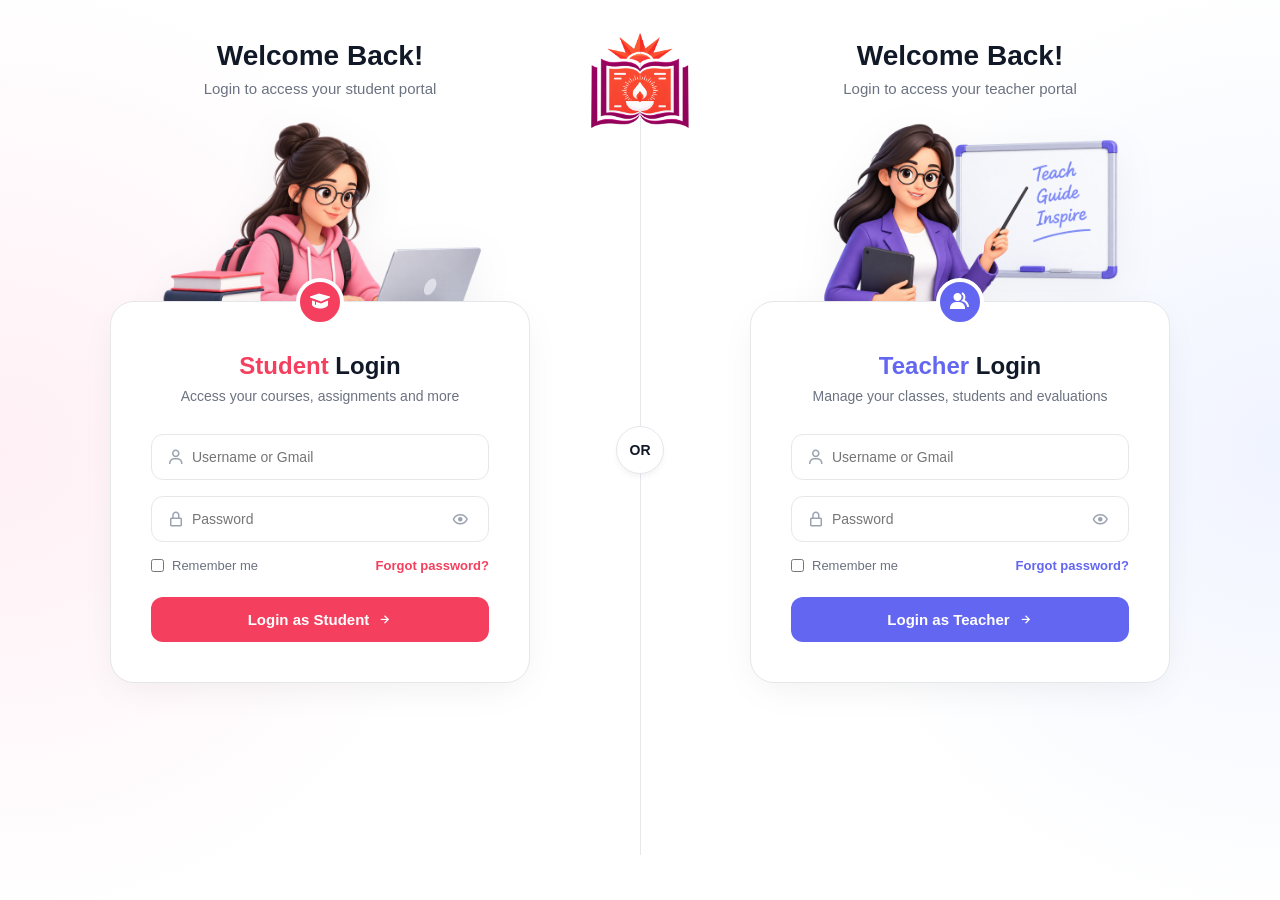
<file: frontend/student-results.html>
<!DOCTYPE html>
<html lang="en">
<head>
    <meta charset="UTF-8">
    <meta name="viewport" content="width=device-width, initial-scale=1.0">
    <title>Student Results - Booklet Evaluation System</title>
    <link rel="preconnect" href="https://fonts.googleapis.com">
    <link rel="preconnect" href="https://fonts.gstatic.com" crossorigin>
    <link href="https://fonts.googleapis.com/css2?family=Inter:wght@400;500;600;700;800&display=swap" rel="stylesheet">
    <link href='https://unpkg.com/boxicons@2.1.4/css/boxicons.min.css' rel='stylesheet'>
    <link rel="stylesheet" href="css/dashboard.css">
    <link rel="stylesheet" href="css/student-results.css">
</head>
<body>
    <!-- HEADER -->
    <header class="app-header">
        <div class="container header-content">
            <div class="header-left">
                <img src="assets/logo.png" alt="Logo" class="logo">
                <div class="product-title">
                    <h1>Booklet Evaluation System</h1>
                    <span>Teacher Dashboard</span>
                </div>
            </div>
            
            <nav class="header-nav">
                <a href="teacher-dashboard.html" id="nav-home" class="nav-item">
                    <i class='bx bx-home-alt'></i> Home
                </a>
                <a href="student-results.html" id="nav-results" class="nav-item active">
                    <i class='bx bx-bar-chart-square'></i> Student Results
                </a>
                <a href="student-management.html" id="nav-manage" class="nav-item">
                    <i class='bx bx-group'></i> Manage Students
                </a>
            </nav>

            <div class="header-right">
                <div class="profile-section" onclick="logout()">
                    <div class="avatar">T</div>
                    <div class="profile-info">
                        <span class="profile-name">Teacher</span>
                        <span class="profile-role">Faculty Account</span>
                    </div>
                    <i class='bx bx-chevron-down'></i>
                </div>
            </div>
        </div>
    </header>

    <div class="container" style="padding-top: 32px; padding-bottom: 60px;">
        <!-- PAGE HEADER -->
        <div class="page-header" style="display: flex; justify-content: space-between; align-items: flex-start; margin-bottom: 24px;">
            <div>
                <h2 style="font-size: 24px; font-weight: 700; color: var(--text-dark); margin-bottom: 4px;">Student Results</h2>
                <p style="color: var(--text-secondary); font-size: 14px; margin-bottom: 8px;">View and analyze evaluated student booklets.</p>
                <div class="breadcrumb" style="font-size: 13px; color: var(--text-muted);">
                    Home <i class='bx bx-chevron-right'></i> <span style="color: var(--primary); font-weight: 500;">Student Results</span>
                </div>
            </div>
            <div class="date-card" style="background: white; padding: 12px 20px; border-radius: var(--radius-md); border: 1px solid var(--border); box-shadow: var(--shadow-sm); text-align: right;">
                <div id="currentDateDisplay" style="font-size: 14px; font-weight: 600; color: var(--text-dark);">Wed, 17 Sep 2026</div>
                <div id="currentTimeDisplay" style="font-size: 13px; color: var(--text-secondary);">04:30 PM</div>
            </div>
        </div>

        <!-- RESULT OVERVIEW STATS -->
        <div class="stats-overview" style="display: grid; grid-template-columns: repeat(4, 1fr); gap: 20px; margin-bottom: 24px;">
            <div class="card stat-card">
                <div class="stat-icon" style="background: #e0e7ff; color: #4f46e5;">
                    <i class='bx bx-group'></i>
                </div>
                <div class="stat-content">
                    <p class="stat-label">Total Students</p>
                    <h3 class="stat-value" id="statTotalStudents">-</h3>
                </div>
            </div>
            <div class="card stat-card">
                <div class="stat-icon" style="background: #fce7f3; color: var(--primary);">
                    <i class='bx bx-user-check'></i>
                </div>
                <div class="stat-content">
                    <p class="stat-label">Evaluated Students</p>
                    <h3 class="stat-value" id="statEvaluatedStudents">-</h3>
                </div>
            </div>
            <div class="card stat-card">
                <div class="stat-icon" style="background: #dcfce7; color: #16a34a;">
                    <i class='bx bx-file-find'></i>
                </div>
                <div class="stat-content">
                    <p class="stat-label">Total Evaluations</p>
                    <h3 class="stat-value" id="statTotalEvaluations">-</h3>
                </div>
            </div>
            <div class="card stat-card">
                <div class="stat-icon" style="background: #fef3c7; color: #d97706;">
                    <i class='bx bx-bar-chart-alt-2'></i>
                </div>
                <div class="stat-content">
                    <p class="stat-label">Average Score</p>
                    <h3 class="stat-value" id="statAvgScore">-%</h3>
                </div>
            </div>
        </div>

        <!-- MAIN RESULTS CARD -->
        <div class="card">
            <div class="card-header" style="flex-direction: column; align-items: flex-start; gap: 16px;">
                <div style="display: flex; align-items: center; gap: 16px; width: 100%;">
                    <div class="icon-container pink">
                        <i class='bx bx-bar-chart-square'></i>
                    </div>
                    <div>
                        <h3 style="font-size: 18px; font-weight: 700;">Student Evaluation Results</h3>
                        <p style="font-size: 13px; color: var(--text-secondary);">Overview of all evaluated student booklets.</p>
                    </div>
                </div>

                <!-- SEARCH AND FILTER BAR -->
                <div class="toolbar" style="display: flex; gap: 12px; width: 100%; flex-wrap: wrap;">
                    <div style="flex: 1; min-width: 250px; position: relative;">
                        <i class='bx bx-search' style="position: absolute; left: 14px; top: 50%; transform: translateY(-50%); color: var(--text-secondary); font-size: 18px;"></i>
                        <input type="text" id="searchInput" class="input-control" placeholder="Search by student name, USN, or booklet ID..." style="width: 100%; height: 42px; padding: 10px 14px 10px 42px; border: 1px solid var(--border); border-radius: var(--radius-md); box-sizing: border-box; font-family: inherit; font-size: 14px; outline: none; transition: border-color 0.2s;" oninput="debounceSearch()">
                    </div>
                    
                    <select id="dateFilter" class="select-control" style="width: 160px; height: 42px; border: 1px solid var(--border); border-radius: var(--radius-md); padding: 0 14px;" onchange="applyFilters()">
                        <option value="all">All Time</option>
                        <option value="today">Today</option>
                        <option value="last_7_days">Last 7 Days</option>
                        <option value="last_30_days">Last 30 Days</option>
                        <option value="this_month">This Month</option>
                    </select>

                    <select id="sortOrder" class="select-control" style="width: 180px; height: 42px; border: 1px solid var(--border); border-radius: var(--radius-md); padding: 0 14px;" onchange="applyFilters()">
                        <option value="newest">Newest First</option>
                        <option value="oldest">Oldest First</option>
                        <option value="highest">Highest Score</option>
                        <option value="lowest">Lowest Score</option>
                        <option value="name_asc">Student Name A-Z</option>
                        <option value="name_desc">Student Name Z-A</option>
                    </select>

                    <button class="btn-secondary" style="height: 42px; padding: 0 16px;" onclick="clearFilters()" title="Clear Filters">
                        Clear
                    </button>
                    <button class="btn-secondary" style="height: 42px; padding: 0 16px; color: var(--primary); border-color: var(--primary-light);" onclick="refreshResults()">
                        <i class='bx bx-refresh'></i> Refresh
                    </button>
                </div>
            </div>
            
            <div class="card-body" style="padding: 0; overflow-x: auto;">
                <table class="results-table" style="width: 100%; border-collapse: collapse; text-align: left; table-layout: auto; min-width: 800px;">
                    <thead style="background: var(--bg-main); border-bottom: 2px solid var(--border); border-top: 1px solid var(--border);">
                        <tr>
                            <th style="padding: 14px 20px; font-weight: 600; color: var(--text-secondary); font-size: 13px; width: 5%;">#</th>
                            <th style="padding: 14px 20px; font-weight: 600; color: var(--text-secondary); font-size: 13px; width: 20%;">Student Name</th>
                            <th style="padding: 14px 20px; font-weight: 600; color: var(--text-secondary); font-size: 13px; width: 15%;">USN</th>
                            <th style="padding: 14px 20px; font-weight: 600; color: var(--text-secondary); font-size: 13px; width: 15%;">Marks Awarded</th>
                            <th style="padding: 14px 20px; font-weight: 600; color: var(--text-secondary); font-size: 13px; width: 20%;">Total Score</th>
                            <th style="padding: 14px 20px; font-weight: 600; color: var(--text-secondary); font-size: 13px; width: 15%;">Evaluated On</th>
                            <th style="padding: 14px 20px; font-weight: 600; color: var(--text-secondary); font-size: 13px; text-align: right; width: 10%;">Actions</th>
                        </tr>
                    </thead>
                    <tbody id="resultsTableBody">
                        <!-- Loading State -->
                        <tr><td colspan="7" style="text-align: center; padding: 40px; color: var(--text-muted);">
                            <i class='bx bx-loader-alt bx-spin' style="font-size: 24px; color: var(--primary); margin-bottom: 8px;"></i><br>
                            Loading results...
                        </td></tr>
                    </tbody>
                </table>
            </div>

            <!-- PAGINATION -->
            <div class="card-footer" style="display: flex; justify-content: space-between; align-items: center; padding: 16px 24px; border-top: 1px solid var(--border);">
                <div id="paginationInfo" style="font-size: 13px; color: var(--text-secondary);">
                    Showing 0 to 0 of 0 results
                </div>
                <div class="pagination-controls" id="paginationControls" style="display: flex; gap: 4px;">
                    <!-- Dynamically populated -->
                </div>
            </div>
        </div>
    </div>

    <!-- RESULT DETAIL MODAL -->
    <div class="modal-overlay" id="resultModal">
        <div class="modal-content" style="max-width: 1100px; width: calc(100% - 40px); max-height: 90vh; display: flex; flex-direction: column; border-radius: 16px; box-shadow: 0 24px 64px rgba(15,23,42,0.18);">

            <!-- Modal Header -->
            <div style="display: flex; justify-content: space-between; align-items: center; padding: 20px 28px; border-bottom: 1px solid var(--border); flex-shrink: 0;">
                <div style="display: flex; align-items: center; gap: 14px;">
                    <div style="width: 40px; height: 40px; background: #fdf2f8; color: var(--primary); border-radius: 50%; display: flex; align-items: center; justify-content: center; font-size: 20px;">
                        <i class='bx bx-show'></i>
                    </div>
                    <div>
                        <h3 style="font-size: 17px; font-weight: 700; color: var(--text-dark); margin-bottom: 1px;">Student Evaluation Details</h3>
                        <p style="font-size: 12px; color: var(--text-secondary);">Detailed marks and answers for each question</p>
                    </div>
                </div>
                <button onclick="closeResultModal()" aria-label="Close evaluation details" style="background: none; border: none; font-size: 22px; color: var(--text-secondary); cursor: pointer; padding: 4px; line-height: 1;">
                    <i class='bx bx-x'></i>
                </button>
            </div>

            <!-- Scrollable Body -->
            <div style="overflow-y: auto; flex: 1; padding: 24px 28px;">

                <!-- Student Information Row -->
                <div style="display: grid; grid-template-columns: 1fr auto; gap: 16px; border: 1px solid var(--border); border-radius: 12px; padding: 20px; margin-bottom: 20px; box-shadow: 0 2px 8px rgba(0,0,0,0.02);">
                    <!-- Left: Student -->
                    <div style="display: flex; align-items: center; gap: 16px;">
                        <div id="modalInitials" style="width: 56px; height: 56px; background: #fdf2f8; color: var(--primary); border-radius: 50%; display: flex; align-items: center; justify-content: center; font-size: 20px; font-weight: 700; flex-shrink: 0;">AS</div>
                        <div>
                            <div id="modalStudentName" style="font-size: 18px; font-weight: 700; color: var(--text-dark); margin-bottom: 4px;">Aarav Sharma</div>
                            <div style="display: flex; gap: 20px; flex-wrap: wrap; font-size: 13px;">
                                <span style="color: var(--text-secondary);">USN: <strong id="modalUSN" style="color: var(--text-dark);">4GW22CS001</strong></span>
                                <span style="color: var(--text-secondary); border-left: 1px solid var(--border); padding-left: 20px;">Branch: <strong id="modalBranch" style="color: var(--text-dark);">Computer Science & Engineering</strong></span>
                            </div>
                        </div>
                    </div>
                    <!-- Right: Booklet + Result badges -->
                    <div style="display: flex; gap: 12px; align-items: center; flex-wrap: wrap;">
                        <div style="background: #f8fafc; border: 1px solid var(--border); border-radius: 10px; padding: 12px 18px; display: flex; align-items: center; gap: 12px; min-width: 160px;">
                            <div style="width: 32px; height: 32px; background: #eff6ff; color: #3b82f6; border-radius: 8px; display: flex; align-items: center; justify-content: center; font-size: 16px;"><i class='bx bx-file-blank'></i></div>
                            <div>
                                <div style="font-size: 11px; color: var(--text-secondary); margin-bottom: 2px;">Booklet ID</div>
                                <div id="modalBookletId" style="font-size: 13px; font-weight: 700; color: var(--text-dark);">BKT-2026-001</div>
                                <div style="font-size: 10px; color: var(--text-secondary); margin-top: 4px;">Evaluated On</div>
                                <div id="modalEvaluatedOn" style="font-size: 11px; font-weight: 600; color: var(--text-dark);">17 Sep 2026, 10:30 AM</div>
                            </div>
                        </div>
                        <div id="resultBadgeCard" style="background: #f0fdf4; border: 1px solid #bbf7d0; border-radius: 10px; padding: 12px 18px; display: flex; align-items: center; gap: 12px; min-width: 130px;">
                            <div id="modalResultIcon" style="width: 32px; height: 32px; background: white; color: #16a34a; border-radius: 50%; display: flex; align-items: center; justify-content: center; font-size: 16px;"><i class='bx bx-trophy'></i></div>
                            <div>
                                <div style="font-size: 11px; color: #166534; font-weight: 600; margin-bottom: 2px;">Result</div>
                                <div id="modalResultBadge" style="font-size: 20px; font-weight: 800; color: #16a34a; line-height: 1.1;">PASS</div>
                                <div id="modalResultSub" style="font-size: 10px; color: #166534; margin-top: 2px;">Great Performance!</div>
                            </div>
                        </div>
                    </div>
                </div>

                <!-- Summary Cards -->
                <div style="display: grid; grid-template-columns: repeat(5, 1fr); gap: 14px; margin-bottom: 24px;">
                    <div style="background: #fdf2f8; border-radius: 10px; padding: 16px; display: flex; align-items: center; gap: 12px;">
                        <div style="color: var(--primary); font-size: 24px; flex-shrink: 0;"><i class='bx bx-file'></i></div>
                        <div><div style="font-size: 11px; color: var(--text-secondary); margin-bottom: 2px;">Total Marks Obtained</div><div id="modalTotalMarks" style="font-size: 18px; font-weight: 700; color: var(--text-dark);">82 / 100</div></div>
                    </div>
                    <div style="background: #f0fdf4; border-radius: 10px; padding: 16px; display: flex; align-items: center; gap: 12px;">
                        <div style="color: #16a34a; font-size: 24px; flex-shrink: 0;"><i class='bx bx-pie-chart-alt-2'></i></div>
                        <div><div style="font-size: 11px; color: var(--text-secondary); margin-bottom: 2px;">Overall Score</div><div id="modalOverallScore" style="font-size: 18px; font-weight: 700; color: var(--text-dark);">82%</div></div>
                    </div>
                    <div style="background: #fdf2f8; border-radius: 10px; padding: 16px; display: flex; align-items: center; gap: 12px;">
                        <div style="color: var(--primary); font-size: 24px; flex-shrink: 0;"><i class='bx bx-calendar-check'></i></div>
                        <div><div style="font-size: 11px; color: var(--text-secondary); margin-bottom: 2px;">Questions Evaluated</div><div id="modalQuestionsCountStr" style="font-size: 18px; font-weight: 700; color: var(--text-dark);">Q1 - Q10</div></div>
                    </div>
                    <div style="background: #faf5ff; border-radius: 10px; padding: 16px; display: flex; align-items: center; gap: 12px;">
                        <div style="color: #a855f7; font-size: 24px; flex-shrink: 0;"><i class='bx bx-time-five'></i></div>
                        <div><div style="font-size: 11px; color: var(--text-secondary); margin-bottom: 2px;">Evaluation Time</div><div id="modalEvalTime" style="font-size: 18px; font-weight: 700; color: var(--text-dark);">2m 36s</div></div>
                    </div>
                    <div style="background: #fdf2f8; border-radius: 10px; padding: 16px; display: flex; align-items: center; gap: 12px;">
                        <div style="color: var(--primary); font-size: 24px; flex-shrink: 0;"><i class='bx bxs-quote-left'></i></div>
                        <div style="font-size: 12px; color: var(--text-dark); line-height: 1.4;">Consistent performance with good conceptual understanding.</div>
                    </div>
                </div>

                <!-- Question-wise Evaluation -->
                <div style="display: flex; justify-content: space-between; align-items: flex-end; margin-bottom: 12px; flex-wrap: wrap; gap: 10px;">
                    <div style="display: flex; align-items: center; gap: 12px;">
                        <div style="width: 40px; height: 40px; background: #fdf2f8; color: var(--primary); border-radius: 50%; display: flex; align-items: center; justify-content: center; font-size: 20px;">
                            <i class='bx bx-list-ul'></i>
                        </div>
                        <div>
                            <h3 style="font-size: 16px; font-weight: 700; color: var(--text-dark); margin-bottom: 2px;">Question-wise Evaluation</h3>
                            <p style="font-size: 12px; color: var(--text-secondary);">Review each question, student answer and marks awarded.</p>
                        </div>
                    </div>
                    <div style="display: flex; gap: 14px; font-size: 11px; font-weight: 500; align-items: center; flex-wrap: wrap; color: var(--text-secondary);">
                        <span><span style="display:inline-block; width:8px; height:8px; border-radius:50%; background:#16a34a; margin-right:4px;"></span>Excellent (90-100%)</span>
                        <span><span style="display:inline-block; width:8px; height:8px; border-radius:50%; background:#84cc16; margin-right:4px;"></span>Good (75-89%)</span>
                        <span><span style="display:inline-block; width:8px; height:8px; border-radius:50%; background:#f59e0b; margin-right:4px;"></span>Partial (50-74%)</span>
                        <span><span style="display:inline-block; width:8px; height:8px; border-radius:50%; background:#ef4444; margin-right:4px;"></span>No Marks (0-49%)</span>
                    </div>
                </div>

                <!-- Questions Table (desktop) -->
                <div class="q-table-wrap" style="overflow-x: auto;">
                    <table style="width: 100%; border-collapse: collapse; table-layout: fixed; min-width: 900px; border-top: 1px solid var(--border);">
                        <thead style="border-bottom: 1px solid var(--border);">
                            <tr>
                                <th style="width: 6%; padding: 12px 0; font-size: 12px; font-weight: 700; color: var(--text-dark); text-align: left;">Q.No</th>
                                <th style="width: 24%; padding: 12px 10px; font-size: 12px; font-weight: 700; color: var(--text-dark); text-align: left;">Question</th>
                                <th style="width: 25%; padding: 12px 10px; font-size: 12px; font-weight: 700; color: var(--text-dark); text-align: left;">Student Answer</th>
                                <th style="width: 10%; padding: 12px 10px; font-size: 12px; font-weight: 700; color: var(--text-dark); text-align: center;">Marks Awarded</th>
                                <th style="width: 9%; padding: 12px 10px; font-size: 12px; font-weight: 700; color: var(--text-dark); text-align: center;">Total Marks</th>
                                <th style="width: 9%; padding: 12px 10px; font-size: 12px; font-weight: 700; color: var(--text-dark); text-align: center;">Percentage</th>
                                <th style="width: 9%; padding: 12px 10px; font-size: 12px; font-weight: 700; color: var(--text-dark); text-align: left;">Status</th>
                                <th style="width: 8%; padding: 12px 10px; font-size: 12px; font-weight: 700; color: var(--text-dark); text-align: center;">Action</th>
                            </tr>
                        </thead>
                        <tbody id="modalQuestionsBody">
                            <!-- Populated dynamically -->
                        </tbody>
                    </table>
                </div>

                <!-- Mobile Question Cards — shown via CSS on small screens -->
                <div id="modalQuestionsCards" class="q-mobile-cards" style="display: none;"></div>

                <!-- Final Result -->
                <div style="margin-top: 20px; padding: 20px 24px; background: #f8fafc; border: 1px solid var(--border); border-radius: 12px; display: flex; align-items: center; justify-content: space-between; flex-wrap: wrap; gap: 16px;">
                    <div style="display: flex; align-items: center; gap: 14px;">
                        <div style="width: 40px; height: 40px; background: #fdf2f8; color: var(--primary); border-radius: 10px; display: flex; align-items: center; justify-content: center; font-size: 20px; flex-shrink: 0;">
                            <i class='bx bx-award'></i>
                        </div>
                        <div>
                            <span style="font-size: 11px; color: var(--text-secondary); display: block; margin-bottom: 2px;">Final Result</span>
                            <div id="finalResult" style="font-size: 22px; font-weight: 800; color: #16a34a; line-height: 1;">PASS</div>
                        </div>
                        <div id="finalResultMessage" style="font-size: 13px; color: var(--text-secondary); max-width: 340px; padding-left: 14px; border-left: 2px solid var(--border);">
                            The student has secured marks above the passing threshold.
                        </div>
                    </div>
                    <div style="display: flex; gap: 24px; text-align: right;">
                        <div>
                            <span style="font-size: 11px; color: var(--text-secondary); display: block; margin-bottom: 2px;">Total Marks</span>
                            <div id="finalTotalMarks" style="font-size: 20px; font-weight: 800; color: var(--text-dark);">20 / 20</div>
                        </div>
                        <div>
                            <span style="font-size: 11px; color: var(--text-secondary); display: block; margin-bottom: 2px;">Percentage</span>
                            <div id="finalPercentage" style="font-size: 20px; font-weight: 800; color: var(--primary);">100%</div>
                        </div>
                    </div>
                </div>
            </div>

            <!-- Footer Actions -->
            <div style="padding: 14px 28px; border-top: 1px solid var(--border); display: flex; justify-content: flex-end; gap: 12px; background: white; border-bottom-left-radius: 16px; border-bottom-right-radius: 16px; flex-shrink: 0;">
                <button class="btn-secondary" onclick="closeResultModal()">Close</button>
                <button class="btn-primary" id="downloadReportBtn" onclick="downloadReport()">
                    <i class='bx bx-download'></i> Download Report
                </button>
            </div>
        </div>
    </div>

    <!-- ANSWER DETAIL POPUP -->
    <div class="modal-overlay" id="answerModal" style="z-index: 1100;">
        <div class="modal-content" style="max-width: 600px; width: calc(100% - 24px);">
            <div style="display: flex; justify-content: space-between; align-items: center; padding: 16px 20px; border-bottom: 1px solid var(--border);">
                <h3 style="font-size: 15px; font-weight: 700; color: var(--text-dark);">Student Answer</h3>
                <button onclick="closeAnswerModal()" aria-label="Close answer popup" style="background: none; border: none; font-size: 20px; color: var(--text-secondary); cursor: pointer; padding: 2px;"><i class='bx bx-x'></i></button>
            </div>
            <div style="padding: 20px; max-height: 70vh; overflow-y: auto;">
                <p id="fullAnswerText" style="font-size: 14px; line-height: 1.7; color: var(--text-dark); white-space: pre-wrap; word-break: break-word;"></p>
            </div>
        </div>
    </div>

    <!-- Toast Container -->
    <div id="toastContainer" class="toast-container"></div>

    <!-- FOOTER -->
    <footer class="app-footer">
        <div class="container footer-content">
            <div class="footer-left">
                <h4>Booklet Evaluation System</h4>
                <p>GSS, mysore</p>
            </div>
            <div class="footer-center" style="text-align: center; color: var(--text-secondary); font-size: 14px;">
                Evaluate • Track • Empower Learning
            </div>
            <div class="footer-right">
                <i class='bx bx-bulb'></i> Making Evaluation Simpler
            </div>
        </div>
    </footer>

    <script src="js/student-results.js"></script>
</body>
</html>
</file>
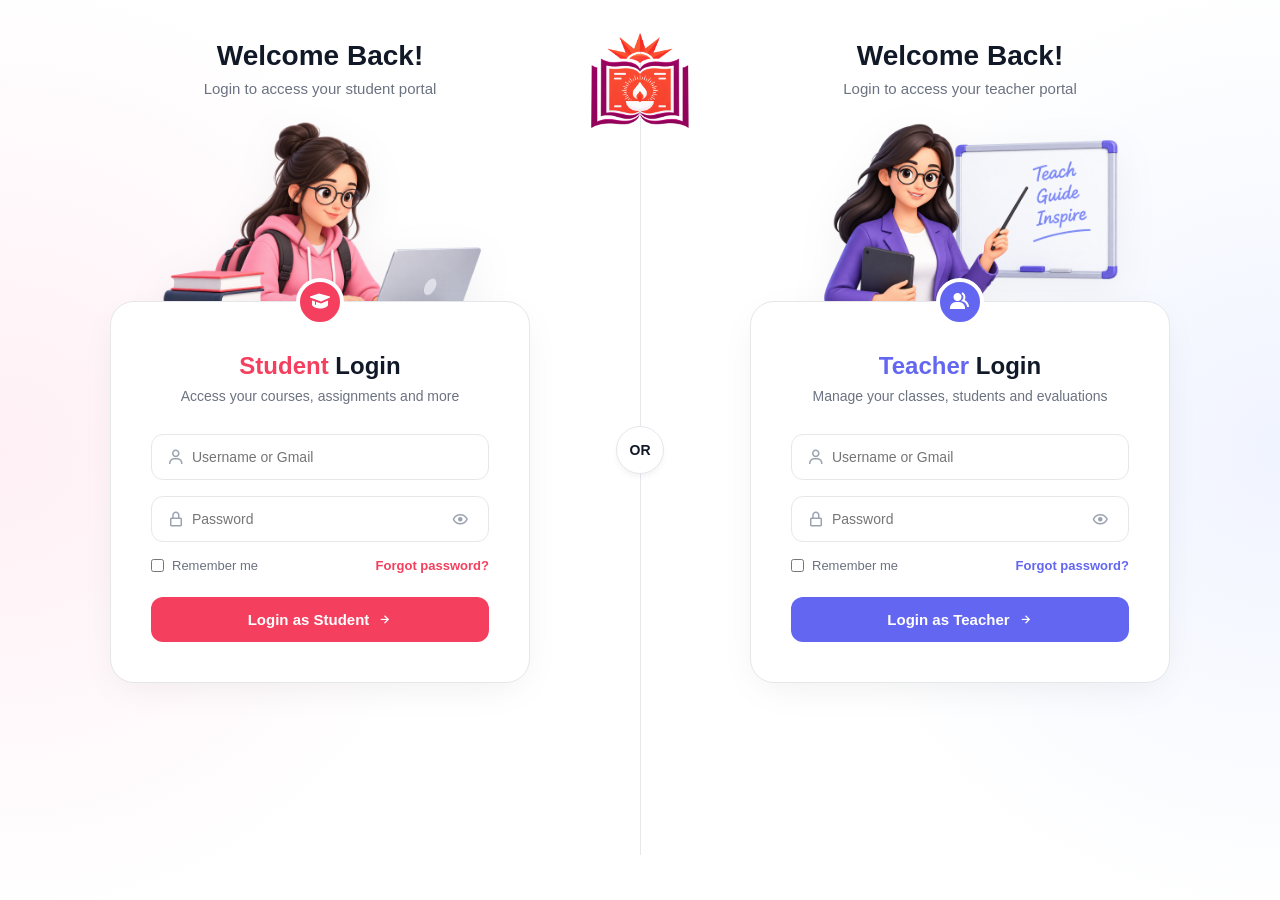
<file: frontend/teacher-dashboard.html>
<!DOCTYPE html>
<html lang="en">
<head>
    <meta charset="UTF-8">
    <meta name="viewport" content="width=device-width, initial-scale=1.0">
    <title>Booklet Evaluation System - Teacher Dashboard</title>
    <!-- Fonts -->
    <link rel="preconnect" href="https://fonts.googleapis.com">
    <link rel="preconnect" href="https://fonts.gstatic.com" crossorigin>
    <link href="https://fonts.googleapis.com/css2?family=Inter:wght@400;500;600;700;800&display=swap" rel="stylesheet">
    <!-- Icons -->
    <link href='https://unpkg.com/boxicons@2.1.4/css/boxicons.min.css' rel='stylesheet'>
    <!-- Styles -->
    <link rel="stylesheet" href="css/dashboard.css">
</head>
<body>
    <!-- HEADER -->
    <header class="app-header">
        <div class="container header-content">
            <div class="header-left">
                <img src="assets/logo.png" alt="Logo" class="logo">
                <div class="product-title">
                    <h1>Booklet Evaluation System</h1>
                    <span>Teacher Dashboard</span>
                </div>
            </div>
            
            <nav class="header-nav">
                <a href="teacher-dashboard.html" id="nav-home" class="nav-item active">
                    <i class='bx bx-home-alt'></i> Home
                </a>
                <a href="student-results.html" id="nav-results" class="nav-item">
                    <i class='bx bx-bar-chart-square'></i> Student Results
                </a>
                <a href="student-management.html" id="nav-manage" class="nav-item">
                    <i class='bx bx-group'></i> Manage Students
                </a>
            </nav>
            
            <div class="header-right">
                <div class="profile-section" onclick="logout()">
                    <div class="avatar">T</div>
                    <div class="profile-info">
                        <span class="profile-name">Teacher</span>
                        <span class="profile-role">Faculty Account</span>
                    </div>
                    <i class='bx bx-chevron-down'></i>
                </div>
            </div>
        </div>
    </header>

    <div class="container">
        <!-- WELCOME BANNER -->
        <section class="welcome-banner">
            <div class="banner-content">
                <h2>Welcome Back, Teacher!</h2>
                <p>Upload booklets, run OCR and get results quickly.</p>
            </div>
            <img src="assets/books.png" alt="Books Illustration" class="banner-illustration">
        </section>

        <!-- TAB: HOME / EVALUATE BOOKLETS -->
        <main class="main-grid tab-content active" id="tab-home">
            <!-- LEFT COLUMN: CONTROLS -->
            <div class="grid-column">
                <!-- UPLOAD STUDENT BOOKLET -->
                <div class="card">
                    <div class="card-header">
                        <div class="icon-container">
                            <i class='bx bx-file'></i>
                        </div>
                        <div class="card-title">
                            <h3>Upload Student PDFs or ZIP</h3>
                            <p>Upload scanned answer booklets for evaluation</p>
                        </div>
                    </div>
                    
                    <div class="upload-box" id="studentUploadBox">
                        <input type="file" id="studentFile" accept=".pdf,.zip" onchange="handleFileSelect('student')">
                        <i class='bx bx-cloud-upload upload-icon'></i>
                        <div class="upload-text">Drag & drop files here</div>
                        <div class="upload-or">or</div>
                        <button class="btn-upload">Choose Files</button>
                        <div class="upload-footer">Supported formats: PDF, ZIP &nbsp;|&nbsp; Max size: 500 MB</div>
                    </div>
                    
                    <div class="file-list" id="studentFileList">
                        <div class="file-item">
                            <div class="file-info">
                                <i class='bx bxs-file-pdf' style="color: var(--text-secondary); font-size: 20px;"></i>
                                <div>
                                    <div class="file-name" id="studentFileName">filename.pdf</div>
                                    <div class="file-size" id="studentFileSize">1.2 MB</div>
                                </div>
                            </div>
                            <button class="btn-remove" onclick="removeFile('student')"><i class='bx bx-x'></i></button>
                        </div>
                    </div>
                    <div id="studentDetectionCard" style="display: none; margin-top: 12px;"></div>
                </div>

                <!-- UPLOAD ANSWER KEY -->
                <div class="card">
                    <div class="card-header">
                        <div class="icon-container">
                            <i class='bx bx-key'></i>
                        </div>
                        <div class="card-title">
                            <h3>Upload Answer Key (Optional)</h3>
                            <p>Upload the answer key for automatic evaluation</p>
                        </div>
                    </div>
                    
                    <div class="upload-box" id="keyUploadBox">
                        <input type="file" id="keyFile" accept=".pdf" onchange="handleFileSelect('key')">
                        <i class='bx bx-cloud-upload upload-icon'></i>
                        <div class="upload-text">Drag & drop file here</div>
                        <div class="upload-or">or</div>
                        <button class="btn-upload">Choose File</button>
                        <div class="upload-footer">Supported format: PDF &nbsp;|&nbsp; Max size: 100 MB</div>
                    </div>
                    
                    <div class="file-list" id="keyFileList">
                        <div class="file-item">
                            <div class="file-info">
                                <i class='bx bxs-file-pdf' style="color: var(--text-secondary); font-size: 20px;"></i>
                                <div>
                                    <div class="file-name" id="keyFileName">key.pdf</div>
                                    <div class="file-size" id="keyFileSize">0.5 MB</div>
                                </div>
                            </div>
                            <button class="btn-remove" onclick="removeFile('key')"><i class='bx bx-x'></i></button>
                        </div>
                    </div>
                </div>

                <!-- PROCESSING OPTIONS -->
                <div class="card">
                    <div class="card-header">
                        <div class="icon-container">
                            <i class='bx bx-cog'></i>
                        </div>
                        <div class="card-title">
                            <h3>Processing Options</h3>
                            <p>Choose evaluation settings</p>
                        </div>
                    </div>
                    
                    <div class="options-grid">
                        <div class="form-group">
                            <label>Preprocessing Mode</label>
                            <select id="preprocessMode" class="select-control">
                                <option value="none">None</option>
                                <option value="light" selected>Light (Fast)</option>
                                <option value="medium">Medium</option>
                                <option value="strong">Strong</option>
                            </select>
                        </div>
                        <div class="form-group">
                            <label>Recognition Mode</label>
                            <select id="recognitionMode" class="select-control">
                                <option value="Full Page" selected>Full Page (Recommended)</option>
                                <option value="Single Line">Single Line (Faster)</option>
                            </select>
                        </div>
                    </div>
                    
                    <button class="btn-primary" id="runBtn" onclick="runOCR()">
                        <i class='bx bx-play'></i> <span id="runBtnText">Run OCR</span>
                    </button>
                    <div id="runError" style="color: var(--error-main); font-size: 13px; margin-top: 8px; display: none;"></div>
                </div>
            </div>

            <!-- RIGHT COLUMN: RESULTS -->
            <div class="grid-column">
                
                <!-- OCR RESULTS -->
                <div class="card">
                    <div class="card-header">
                        <div class="icon-container purple">
                            <i class='bx bx-file-blank'></i>
                        </div>
                        <div class="card-title">
                            <h3>OCR Results</h3>
                            <p>Recognized text from the uploaded booklets</p>
                        </div>
                    </div>
                    
                    <div class="result-viewer" id="resultViewer">
                        <div class="empty-state">
                            <i class='bx bx-text'></i>
                            <p>No OCR results yet<br>Upload a booklet and run OCR to see recognized text here.</p>
                        </div>
                    </div>
                </div>

                <!-- STATISTICS & DOWNLOADS -->
                <div class="card">
                    <div class="card-header" style="margin-bottom: 16px;">
                        <div class="icon-container purple" style="width: 40px; height: 40px; font-size: 20px;">
                            <i class='bx bx-bar-chart-alt-2'></i>
                        </div>
                        <div class="card-title">
                            <h3 style="font-size: 16px;">Result Statistics</h3>
                        </div>
                    </div>
                    
                    <div class="stats-grid">
                        <div class="stat-box">
                            <span class="stat-label">Processing Time</span>
                            <span class="stat-value" id="statTime">-</span>
                        </div>
                        <div class="stat-box">
                            <span class="stat-label">Recognition Quality</span>
                            <span class="stat-value" id="statQuality">-</span>
                        </div>
                        <div class="stat-box">
                            <span class="stat-label">Lines Detected</span>
                            <span class="stat-value" id="statLines">-</span>
                        </div>
                        <div class="stat-box">
                            <span class="stat-label">Warnings</span>
                            <span class="stat-value" id="statWarnings">-</span>
                        </div>
                    </div>
                    
                    <div style="margin-top: 24px; border-top: 1px solid var(--border-light); padding-top: 24px;">
                        <h3 style="font-size: 16px; font-weight: 700; color: var(--text-primary); margin-bottom: 16px;">Download Results</h3>
                        
                        <div id="downloadEmptyState" style="font-size: 14px; color: var(--text-secondary);">
                            Results will appear here after OCR is completed.
                        </div>
                        
                        <div class="downloads-container" id="downloadActions" style="display: none;">
                            <button class="btn-secondary" onclick="downloadCSV('qa')">
                                <i class='bx bx-download'></i> Download Q&A (Excel CSV)
                            </button>
                            <button class="btn-secondary" onclick="downloadCSV('result')">
                                <i class='bx bx-download'></i> Download Full Result (Excel CSV)
                            </button>
                        </div>
                    </div>
                </div>
                
            </div>
        </main>
        </main>

        <!-- TAB: MANAGE STUDENTS -->
        <main class="main-grid tab-content" id="tab-students" style="display: none;">
            <div class="grid-column">
                <div class="card">
                    <div class="card-header">
                        <div class="icon-container">
                            <i class='bx bx-user-plus'></i>
                        </div>
                        <div class="card-title">
                            <h3>Add Authorized Student</h3>
                            <p>Register a new student account</p>
                        </div>
                    </div>
                    <div class="form-group" style="margin-bottom: 16px;">
                        <label>Student Username</label>
                        <input type="text" id="addUsername" class="select-control" style="background-image: none;" placeholder="e.g. file name">
                    </div>
                    <div class="form-group" style="margin-bottom: 24px;">
                        <label>Student Password</label>
                        <input type="password" id="addPassword" class="select-control" style="background-image: none;" placeholder="Password">
                    </div>
                    <button class="btn-primary" onclick="addStudent()">Add Student</button>
                </div>
                
                <div class="card">
                    <div class="card-header">
                        <div class="icon-container" style="background-color: var(--error-bg); color: var(--error-main);">
                            <i class='bx bx-user-minus'></i>
                        </div>
                        <div class="card-title">
                            <h3>Remove Authorized Student</h3>
                            <p>Delete an existing student account</p>
                        </div>
    </div>

    <!-- FOOTER -->
    <footer class="app-footer">
        <div class="container footer-content">
            <div class="footer-left">
                <h4>Booklet Evaluation System</h4>
                <p>Evaluate • Track • Empower Learning</p>
            </div>
            <div class="footer-right">
                <i class='bx bx-bulb'></i> Making Evaluation Simpler
            </div>
        </div>
    </footer>

    <!-- SCRIPT -->
    <script>
        // Check Auth
        document.addEventListener('DOMContentLoaded', () => {
            const token = localStorage.getItem('teacher_token');
            if (!token) {
                window.location.href = 'index.html';
            }
            
            // Setup Drag & Drop
            setupDragAndDrop('studentUploadBox', 'studentFile');
            setupDragAndDrop('keyUploadBox', 'keyFile');
        });

        // Navigation Tab Switching
        function switchTab(tabId, element) {
            // Update active state in nav
            document.querySelectorAll('.nav-item').forEach(el => el.classList.remove('active'));
            if(element) element.classList.add('active');
            
            // Switch content views
            document.querySelectorAll('.tab-content').forEach(el => el.style.display = 'none');
            document.getElementById(tabId).style.display = 'grid';
        }

        // Setup Tab Listeners
        document.getElementById('nav-home').addEventListener('click', (e) => { e.preventDefault(); switchTab('tab-home', e.currentTarget); });

        function logout() {
            localStorage.removeItem('teacher_token');
            window.location.href = 'index.html';
        }

        // --- File Upload Logic ---
        let files = {
            student: null,
            key: null
        };

        function setupDragAndDrop(boxId, inputId) {
            const box = document.getElementById(boxId);
            const input = document.getElementById(inputId);

            box.addEventListener('dragover', (e) => {
                e.preventDefault();
                box.classList.add('dragover');
            });

            box.addEventListener('dragleave', () => {
                box.classList.remove('dragover');
            });

            box.addEventListener('drop', (e) => {
                e.preventDefault();
                box.classList.remove('dragover');
                
                if (e.dataTransfer.files.length) {
                    input.files = e.dataTransfer.files;
                    handleFileSelect(inputId === 'studentFile' ? 'student' : 'key');
                }
            });
        }

        function formatBytes(bytes, decimals = 2) {
            if (!+bytes) return '0 Bytes';
            const k = 1024;
            const dm = decimals < 0 ? 0 : decimals;
            const sizes = ['Bytes', 'KB', 'MB', 'GB'];
            const i = Math.floor(Math.log(bytes) / Math.log(k));
            return `${parseFloat((bytes / Math.pow(k, i)).toFixed(dm))} ${sizes[i]}`;
        }

        let _currentStudentInfo = null;

        function escapeHtml(str) {
            if (!str) return '';
            return String(str)
                .replace(/&/g, '&amp;')
                .replace(/</g, '&lt;')
                .replace(/>/g, '&gt;')
                .replace(/"/g, '&quot;')
                .replace(/'/g, '&#039;');
        }

        function getInitials(name) {
            if (!name) return 'ST';
            const parts = name.trim().split(/\s+/);
            if (parts.length === 1) return parts[0].substring(0, 2).toUpperCase();
            return (parts[0][0] + parts[parts.length - 1][0]).toUpperCase();
        }

        async function checkStudentStatus(fileStem) {
            const card = document.getElementById('studentDetectionCard');
            if (!card) return;
            try {
                const token = localStorage.getItem('teacher_token');
                const res = await fetch(`/api/teachers/students/check?query=${encodeURIComponent(fileStem)}`, {
                    headers: { 'Authorization': `Bearer ${token}` }
                });
                const data = await res.json();
                
                if (data.status === 'success') {
                    if (data.exists && data.student) {
                        _currentStudentInfo = data.student;
                        card.innerHTML = `
                            <div style="background: #ecfdf5; border: 1px solid #a7f3d0; border-radius: 10px; padding: 10px 14px; display: flex; align-items: center; justify-content: space-between;">
                                <div style="display: flex; align-items: center; gap: 10px;">
                                    <i class='bx bxs-user-check' style="color: #059669; font-size: 22px;"></i>
                                    <div>
                                        <div style="font-weight: 700; color: #065f46; font-size: 13px;">${escapeHtml(data.student.full_name)}</div>
                                        <div style="font-size: 12px; color: #047857;">USN / Username: <strong>${escapeHtml(data.student.usn)}</strong></div>
                                    </div>
                                </div>
                                <span style="background: #10b981; color: white; font-size: 11px; padding: 3px 10px; border-radius: 12px; font-weight: 600;">Verified Student</span>
                            </div>
                        `;
                        card.style.display = 'block';
                    } else {
                        const usn = data.suggested_usn || fileStem;
                        _currentStudentInfo = { usn: usn, full_name: "", is_new: true };
                        card.innerHTML = `
                            <div style="background: #fff7ed; border: 1px solid #fed7aa; border-radius: 10px; padding: 10px 14px; display: flex; align-items: center; justify-content: space-between;">
                                <div style="display: flex; align-items: center; gap: 10px;">
                                    <i class='bx bx-user-plus' style="color: #ea580c; font-size: 22px;"></i>
                                    <div>
                                        <div style="font-weight: 700; color: #9a3412; font-size: 13px;">New Student Detected</div>
                                        <div style="font-size: 12px; color: #c2410c;">USN: <strong>${escapeHtml(usn)}</strong> &bull; Full name required</div>
                                    </div>
                                </div>
                                <button type="button" class="btn-secondary" style="font-size: 12px; padding: 5px 12px; font-weight: 600;" onclick="openStudentNameModal('${escapeHtml(usn)}', '')">
                                    <i class='bx bx-edit'></i> Set Name
                                </button>
                            </div>
                        `;
                        card.style.display = 'block';
                    }
                }
            } catch (e) {
                console.warn("Could not check student:", e);
            }
        }

        function openStudentNameModal(usn, currentName) {
            document.getElementById('modalStudentUsn').value = usn || '';
            document.getElementById('modalStudentFullName').value = (currentName && currentName !== usn) ? currentName : '';
            document.getElementById('studentNameModal').style.display = 'flex';
            setTimeout(() => {
                const inp = document.getElementById('modalStudentFullName');
                if (inp) inp.focus();
            }, 100);
        }

        function closeStudentNameModal() {
            document.getElementById('studentNameModal').style.display = 'none';
        }

        async function confirmStudentNameAndSave() {
            const usn = document.getElementById('modalStudentUsn').value.trim();
            const fullName = document.getElementById('modalStudentFullName').value.trim();
            if (!fullName) {
                alert("Please enter the student's full name.");
                return;
            }
            
            try {
                const token = localStorage.getItem('teacher_token');
                const res = await fetch('/api/teachers/students/update-name', {
                    method: 'POST',
                    headers: {
                        'Authorization': `Bearer ${token}`,
                        'Content-Type': 'application/json'
                    },
                    body: JSON.stringify({ usn, full_name: fullName })
                });
                const data = await res.json();
                if (data.status === 'success') {
                    closeStudentNameModal();
                    _currentStudentInfo = { usn, full_name: fullName, is_new: false };
                    
                    // Re-render student badge in detection card
                    const card = document.getElementById('studentDetectionCard');
                    if (card) {
                        card.innerHTML = `
                            <div style="background: #ecfdf5; border: 1px solid #a7f3d0; border-radius: 10px; padding: 10px 14px; display: flex; align-items: center; justify-content: space-between;">
                                <div style="display: flex; align-items: center; gap: 10px;">
                                    <i class='bx bxs-user-check' style="color: #059669; font-size: 22px;"></i>
                                    <div>
                                        <div style="font-weight: 700; color: #065f46; font-size: 13px;">${escapeHtml(fullName)}</div>
                                        <div style="font-size: 12px; color: #047857;">USN / Username: <strong>${escapeHtml(usn)}</strong></div>
                                    </div>
                                </div>
                                <span style="background: #10b981; color: white; font-size: 11px; padding: 3px 10px; border-radius: 12px; font-weight: 600;">Saved</span>
                            </div>
                        `;
                        card.style.display = 'block';
                    }
                    
                    // Update results banner if already rendered
                    const bannerName = document.getElementById('resBannerStudentName');
                    if (bannerName) bannerName.textContent = fullName;
                    const bannerAvatar = document.getElementById('resBannerAvatar');
                    if (bannerAvatar) bannerAvatar.textContent = getInitials(fullName);
                } else {
                    alert(data.message || "Failed to update student name.");
                }
            } catch (e) {
                alert("Error updating student name: " + e.message);
            }
        }

        function handleFileSelect(type) {
            const input = document.getElementById(`${type}File`);
            if (input.files.length === 0) return;
            
            const file = input.files[0];
            
            // Basic Validation
            const errDiv = document.getElementById('runError');
            errDiv.style.display = 'none';
            
            if (type === 'student' && !file.name.match(/\.(pdf|zip)$/i)) {
                showError("Student booklet must be a PDF or ZIP.");
                input.value = "";
                return;
            }
            if (type === 'key' && !file.name.match(/\.pdf$/i)) {
                showError("Answer key must be a PDF.");
                input.value = "";
                return;
            }

            files[type] = file;
            
            // Update UI
            document.getElementById(`${type}UploadBox`).style.display = 'none';
            document.getElementById(`${type}FileList`).style.display = 'block';
            document.getElementById(`${type}FileName`).innerText = file.name;
            document.getElementById(`${type}FileSize`).innerText = formatBytes(file.size);

            if (type === 'student') {
                const stem = file.name.replace(/\.[^/.]+$/, "");
                checkStudentStatus(stem);
            }
        }

        function removeFile(type) {
            files[type] = null;
            document.getElementById(`${type}File`).value = "";
            document.getElementById(`${type}UploadBox`).style.display = 'block';
            document.getElementById(`${type}FileList`).style.display = 'none';
            if (type === 'student') {
                _currentStudentInfo = null;
                const card = document.getElementById('studentDetectionCard');
                if (card) { card.style.display = 'none'; card.innerHTML = ''; }
            }
        }

        function showError(msg) {
            const errDiv = document.getElementById('runError');
            errDiv.innerText = msg;
            errDiv.style.display = 'block';
        }

        // --- API Integration ---
        async function runOCR() {
            if (!files.student) {
                showError("Please upload a student booklet first.");
                return;
            }
            
            const runBtn = document.getElementById('runBtn');
            const runBtnText = document.getElementById('runBtnText');
            const resultViewer = document.getElementById('resultViewer');
            
            // Set Loading State
            runBtn.disabled = true;
            runBtnText.innerText = "Processing...";
            showError("");
            
            resultViewer.innerHTML = `<div class="empty-state">
                <i class='bx bx-loader-alt bx-spin' style="color: var(--brand-pink)"></i>
                <p>Analyzing document...</p>
            </div>`;

            try {
                const formData = new FormData();
                formData.append('student_file', files.student);
                if (files.key) {
                    formData.append('answer_key_file', files.key);
                }
                formData.append('preprocess_mode', document.getElementById('preprocessMode').value);
                formData.append('mode', document.getElementById('recognitionMode').value);
                
                if (_currentStudentInfo && _currentStudentInfo.full_name) {
                    formData.append('student_name', _currentStudentInfo.full_name);
                }
                if (_currentStudentInfo && _currentStudentInfo.usn) {
                    formData.append('student_usn_override', _currentStudentInfo.usn);
                }

                const token = localStorage.getItem('teacher_token');

                const response = await fetch('/api/teachers/ocr/run', {
                    method: 'POST',
                    headers: { 'Authorization': `Bearer ${token}` },
                    body: formData
                });

                if (response.status === 401) {
                    logout();
                    return;
                }

                const data = await response.json();
                
                if (data.status === "error") {
                    throw new Error(data.message);
                }

                // Update _currentStudentInfo from server
                if (data.student_info) {
                    if (!_currentStudentInfo) _currentStudentInfo = {};
                    _currentStudentInfo.usn = data.student_info.usn;
                    if (data.student_info.full_name && data.student_info.full_name !== data.student_info.usn) {
                        _currentStudentInfo.full_name = data.student_info.full_name;
                    }
                }

                const studentUsn = (_currentStudentInfo && _currentStudentInfo.usn) ? _currentStudentInfo.usn : (data.student_info ? data.student_info.usn : '');
                const studentName = (_currentStudentInfo && _currentStudentInfo.full_name) ? _currentStudentInfo.full_name : (data.student_info ? data.student_info.full_name : '');
                const displayName = (studentName && studentName !== studentUsn) ? studentName : studentUsn;
                const initials = getInitials(displayName);

                // Build a score lookup from eval_summary
                const scoreMap = {};
                if (data.eval_summary) {
                    data.eval_summary.forEach(e => { scoreMap[e.question] = e; });
                }
                _lastOcrData = data;

                // Render student banner card
                let bannerHtml = `
                <div class="student-evaluation-badge-card">
                    <div class="student-badge-left">
                        <div class="student-avatar-circle" id="resBannerAvatar">${initials}</div>
                        <div>
                            <h4 class="student-badge-name" id="resBannerStudentName">${escapeHtml(displayName)}</h4>
                            <div class="student-badge-sub">
                                <span>USN / Username: <strong>${escapeHtml(studentUsn)}</strong></span> &bull; 
                                <span>Total Marks: <strong style="color: var(--brand-pink);">${data.total_score}</strong></span>
                            </div>
                        </div>
                    </div>
                    <div style="display: flex; align-items: center; gap: 8px;">
                        <button type="button" class="btn-secondary" style="font-size: 12px; padding: 6px 12px; cursor: pointer;" onclick="openStudentNameModal('${escapeHtml(studentUsn)}', '${escapeHtml(displayName)}')">
                            <i class='bx bx-edit'></i> Edit Name
                        </button>
                        <a href="student-results.html" class="btn-view-all-results">
                            <i class='bx bx-bar-chart-alt-2'></i> View in Student Results &rarr;
                        </a>
                    </div>
                </div>`;

                // Render structured Q&A blocks
                if (data.qa_pairs && data.qa_pairs.length > 0) {
                    let html = bannerHtml;
                    data.qa_pairs.forEach(pair => {
                        const scoreInfo = scoreMap[pair.question];
                        const scoreBadge = scoreInfo
                            ? `<span class="qa-score-badge">${scoreInfo.score} / ${scoreInfo.max_marks}</span>`
                            : '';
                        let answer = pair.answer || '(no answer detected)';
                        
                        answer = answer.replace(/</g,'&lt;').replace(/>/g,'&gt;');
                        answer = answer.replace(/\*\*([^*]+)\*\*/g, '<strong>$1</strong>');
                        answer = answer.replace(/\*([^*]+)\*/g, '<em>$1</em>');
                        
                        html += `
                        <div class="qa-block">
                            <div class="qa-block-header">
                                <span class="qa-q-badge" style="background: var(--brand-pink); font-size: 14px; padding: 4px 12px;">Q ${pair.question}</span>
                                ${scoreBadge}
                            </div>
                            <div class="qa-block-body">${answer}</div>
                        </div>`;
                    });
                    if (data.eval_summary && data.eval_summary.length > 0) {
                        html += `<div class="qa-block" style="border-left-color: var(--success-main);">
                            <div class="qa-block-header">
                                <span class="qa-q-badge" style="background: var(--success-main);">Total Score</span>
                                <span class="qa-score-badge">${data.total_score}</span>
                            </div>
                        </div>`;
                    }
                    resultViewer.innerHTML = html;
                } else {
                    resultViewer.innerHTML = `<div class="empty-state"><i class='bx bx-info-circle'></i><p>No text was extracted.<br>Try a different preprocessing mode.</p></div>`;
                }
                
                document.getElementById('statTime').innerText = data.processing_time;
                document.getElementById('statQuality').innerText = data.recognition_quality;
                document.getElementById('statLines').innerText = data.lines_detected;
                
                const warningsEl = document.getElementById('statWarnings');
                if (data.warnings === "None" || !data.warnings) {
                    warningsEl.innerText = "None";
                    warningsEl.style.color = "var(--success-main)";
                } else {
                    warningsEl.innerText = data.warnings;
                    warningsEl.style.color = "var(--warning-main)";
                }

                // Show Downloads
                document.getElementById('downloadEmptyState').style.display = 'none';
                document.getElementById('downloadActions').style.display = 'flex';

                // Automatically trigger the Student Name modal if it's a new student or name missing
                const needsNamePrompt = !studentName || studentName === studentUsn || (data.student_info && data.student_info.is_new);
                if (needsNamePrompt && studentUsn) {
                    openStudentNameModal(studentUsn, studentName);
                }

            } catch (err) {
                showError("OCR Processing Failed: " + err.message);
                resultViewer.innerHTML = `<div class="empty-state">
                    <i class='bx bx-error-circle' style="color: var(--error-main)"></i>
                    <p>Processing failed. Please try again.</p>
                </div>`;
            } finally {
                // Reset Button
                runBtn.disabled = false;
                runBtnText.innerText = "Run OCR";
            }
        }

        // Store last OCR data for downloads
        let _lastOcrData = null;

        function escapeCSV(str) {
            if (str === null || str === undefined) return '""';
            const s = String(str).replace(/"/g, '""');
            return `"${s}"`;
        }

        function downloadCSV(type) {
            if (!_lastOcrData) return;
            let csvContent = "";
            
            if (type === 'qa') {
                csvContent = "Question Number,Extracted Text\n";
                (_lastOcrData.qa_pairs || []).forEach(p => {
                    csvContent += `${escapeCSV(p.question)},${escapeCSV(p.answer)}\n`;
                });
            } else {
                csvContent = "Question Number,Extracted Text,Marks Awarded,Max Marks\n";
                const scoreMap = {};
                (_lastOcrData.eval_summary || []).forEach(e => { scoreMap[e.question] = e; });
                
                (_lastOcrData.qa_pairs || []).forEach(p => {
                    const score = scoreMap[p.question] ? scoreMap[p.question].score : "";
                    const maxMarks = scoreMap[p.question] ? scoreMap[p.question].max_marks : "";
                    csvContent += `${escapeCSV(p.question)},${escapeCSV(p.answer)},${escapeCSV(score)},${escapeCSV(maxMarks)}\n`;
                });
                csvContent += `\nTotal Score,,,${_lastOcrData.total_score}\n`;
                csvContent += `Processing Time,,,${_lastOcrData.processing_time}\n`;
            }
            
            // Add BOM so Excel opens UTF-8 properly
            const bom = new Uint8Array([0xEF, 0xBB, 0xBF]);
            const blob = new Blob([bom, csvContent], { type: "text/csv;charset=utf-8;" });
            const url = URL.createObjectURL(blob);
            
            const a = document.createElement('a');
            a.setAttribute("href", url);
            a.setAttribute("download", `evaluation_${type}_${new Date().toISOString().slice(0,10)}.csv`);
            document.body.appendChild(a);
            a.click();
            a.remove();
        }
    </script>

    <!-- NEW STUDENT DETAILS MODAL POPUP -->
    <div id="studentNameModal" class="student-name-modal-backdrop" style="display: none;">
        <div class="student-name-modal-dialog">
            <div class="modal-dialog-header">
                <div class="modal-icon-wrap">
                    <i class='bx bx-user-plus'></i>
                </div>
                <div style="flex: 1;">
                    <h3 style="margin: 0; font-size: 18px; color: var(--text-primary); font-weight: 700;">Student Details Required</h3>
                    <p style="margin: 4px 0 0; font-size: 13px; color: var(--text-secondary);">Assign the student's actual name to record this evaluation in the database.</p>
                </div>
                <button type="button" class="btn-close-modal" onclick="closeStudentNameModal()">&times;</button>
            </div>
            <div class="modal-dialog-body">
                <div class="dialog-field-group">
                    <label>Student USN / Username</label>
                    <div class="input-with-icon">
                        <i class='bx bx-id-card'></i>
                        <input type="text" id="modalStudentUsn" readonly class="readonly-field" />
                    </div>
                </div>
                <div class="dialog-field-group">
                    <label>Student Full Name <span style="color: var(--brand-pink); font-weight: bold;">*</span></label>
                    <div class="input-with-icon">
                        <i class='bx bx-user'></i>
                        <input type="text" id="modalStudentFullName" placeholder="Enter student's full name (e.g. Aarav Sharma)" required />
                    </div>
                    <span class="field-hint">This name will be stored in MySQL and shown across all student & teacher results dashboards.</span>
                </div>
            </div>
            <div class="modal-dialog-footer">
                <button type="button" class="btn-dialog-secondary" onclick="closeStudentNameModal()">Skip</button>
                <button type="button" class="btn-dialog-primary" onclick="confirmStudentNameAndSave()">
                    <i class='bx bx-check-circle'></i> Save & Record Result
                </button>
            </div>
        </div>
    </div>

    <style>
    /* Student Name Modal Styling */
    .student-name-modal-backdrop {
        position: fixed;
        top: 0;
        left: 0;
        width: 100vw;
        height: 100vh;
        background: rgba(15, 23, 42, 0.6);
        backdrop-filter: blur(5px);
        -webkit-backdrop-filter: blur(5px);
        display: flex;
        align-items: center;
        justify-content: center;
        z-index: 99999;
        padding: 20px;
        animation: fadeInModal 0.25s ease-out;
    }
    @keyframes fadeInModal {
        from { opacity: 0; transform: scale(0.97); }
        to { opacity: 1; transform: scale(1); }
    }
    .student-name-modal-dialog {
        background: #ffffff;
        border-radius: 16px;
        box-shadow: 0 20px 40px -15px rgba(16, 42, 86, 0.25), 0 0 0 1px rgba(226, 232, 240, 0.8);
        width: 100%;
        max-width: 500px;
        overflow: hidden;
        display: flex;
        flex-direction: column;
    }
    .modal-dialog-header {
        padding: 20px 24px;
        border-bottom: 1px solid #f1f5f9;
        display: flex;
        align-items: center;
        gap: 16px;
    }
    .modal-icon-wrap {
        width: 44px;
        height: 44px;
        border-radius: 50%;
        background: var(--brand-pink-light);
        color: var(--brand-pink);
        display: flex;
        align-items: center;
        justify-content: center;
        font-size: 24px;
        flex-shrink: 0;
    }
    .btn-close-modal {
        background: none;
        border: none;
        font-size: 24px;
        color: #94a3b8;
        cursor: pointer;
        line-height: 1;
        padding: 4px;
        transition: color 0.15s;
    }
    .btn-close-modal:hover {
        color: #1e293b;
    }
    .modal-dialog-body {
        padding: 24px;
        display: flex;
        flex-direction: column;
        gap: 18px;
    }
    .dialog-field-group {
        display: flex;
        flex-direction: column;
        gap: 6px;
    }
    .dialog-field-group label {
        font-size: 13px;
        font-weight: 600;
        color: var(--text-primary);
    }
    .input-with-icon {
        position: relative;
        display: flex;
        align-items: center;
    }
    .input-with-icon i {
        position: absolute;
        left: 14px;
        color: #94a3b8;
        font-size: 18px;
    }
    .input-with-icon input {
        width: 100%;
        padding: 10px 14px 10px 40px;
        border: 1px solid #e2e8f0;
        border-radius: 8px;
        font-size: 14px;
        color: #1e293b;
        outline: none;
        transition: border-color 0.15s, box-shadow 0.15s;
    }
    .input-with-icon input:focus {
        border-color: var(--brand-pink);
        box-shadow: 0 0 0 3px rgba(236, 43, 120, 0.15);
    }
    .input-with-icon input.readonly-field {
        background: #f8fafc;
        color: #475569;
        font-weight: 600;
        border-color: #cbd5e1;
        cursor: not-allowed;
    }
    .field-hint {
        font-size: 12px;
        color: #64748b;
        margin-top: 2px;
    }
    .modal-dialog-footer {
        padding: 16px 24px;
        background: #f8fafc;
        border-top: 1px solid #f1f5f9;
        display: flex;
        justify-content: flex-end;
        gap: 12px;
    }
    .btn-dialog-secondary {
        padding: 9px 18px;
        border: 1px solid #cbd5e1;
        background: #ffffff;
        border-radius: 8px;
        color: #475569;
        font-weight: 600;
        font-size: 13px;
        cursor: pointer;
        transition: background 0.15s;
    }
    .btn-dialog-secondary:hover {
        background: #f1f5f9;
    }
    .btn-dialog-primary {
        padding: 9px 20px;
        background: var(--brand-pink);
        border: none;
        border-radius: 8px;
        color: #ffffff;
        font-weight: 600;
        font-size: 13px;
        display: inline-flex;
        align-items: center;
        gap: 6px;
        cursor: pointer;
        transition: background 0.15s;
    }
    .btn-dialog-primary:hover {
        background: var(--brand-pink-hover);
    }

    /* Student Evaluation Banner in Results */
    .student-evaluation-badge-card {
        background: #ffffff;
        border: 1px solid #e2e8f0;
        border-left: 4px solid var(--brand-pink);
        border-radius: 12px;
        padding: 14px 18px;
        margin-bottom: 20px;
        display: flex;
        align-items: center;
        justify-content: space-between;
        box-shadow: 0 2px 8px rgba(16, 42, 86, 0.04);
        flex-wrap: wrap;
        gap: 12px;
    }
    .student-badge-left {
        display: flex;
        align-items: center;
        gap: 14px;
    }
    .student-avatar-circle {
        width: 44px;
        height: 44px;
        border-radius: 50%;
        background: #eff6ff;
        color: #2563eb;
        font-weight: 700;
        display: flex;
        align-items: center;
        justify-content: center;
        font-size: 16px;
        border: 1px solid #bfdbfe;
    }
    .student-badge-name {
        margin: 0;
        font-size: 16px;
        font-weight: 700;
        color: var(--text-primary);
    }
    .student-badge-sub {
        font-size: 13px;
        color: var(--text-secondary);
        margin-top: 3px;
    }
    .badge-score-pill {
        background: var(--brand-pink-ultralight);
        color: var(--brand-pink);
        border: 1px solid var(--brand-pink-light);
        border-radius: 20px;
        padding: 6px 14px;
        font-size: 13px;
        font-weight: 700;
    }
    .btn-view-all-results {
        display: inline-flex;
        align-items: center;
        gap: 6px;
        background: #f1f5f9;
        border: 1px solid #cbd5e1;
        color: var(--text-primary);
        padding: 8px 14px;
        border-radius: 8px;
        font-size: 13px;
        font-weight: 600;
        text-decoration: none;
        transition: all 0.15s;
    }
    .btn-view-all-results:hover {
        background: #e2e8f0;
        color: #0f172a;
    }
    </style>
</body>
</html>
</file>
<file: frontend/css/global.css>
:root {
    /* Color Tokens */
    --student-accent: #f43f5e;     /* Bright Pink */
    --student-accent-hover: #e11d48;
    --student-bg: #fff0f5;         /* Soft Pastel Pink */
    
    --teacher-accent: #6366f1;     /* Vivid Purple/Blue */
    --teacher-accent-hover: #4f46e5;
    --teacher-bg: #f0f4ff;         /* Soft Pastel Lavender/Blue */
    
    --primary-text: #111827;       /* Dark Navy/Charcoal */
    --secondary-text: #6b7280;     /* Muted Gray */
    --border-light: #e5e7eb;       /* Very Light Gray */
    --background: #ffffff;
    
    /* Typography */
    --font-family: 'Segoe UI', -apple-system, BlinkMacSystemFont, Roboto, Helvetica, Arial, sans-serif;
    
    /* Radii */
    --card-radius: 24px;
    --input-radius: 12px;
    --button-radius: 12px;
    
    /* Shadows */
    --card-shadow: 0 10px 40px -10px rgba(0, 0, 0, 0.08);
    --badge-shadow: 0 4px 6px -1px rgba(0, 0, 0, 0.05);
    
    /* Spacing & Transitions */
    --transition-speed: 0.2s;
}

/* Base Reset */
*, *::before, *::after {
    box-sizing: border-box;
    margin: 0;
    padding: 0;
}

html, body {
    width: 100%;
    height: 100%;
    font-family: var(--font-family);
    background-color: var(--background);
    color: var(--primary-text);
    overflow-x: hidden;
    -webkit-font-smoothing: antialiased;
    -moz-osx-font-smoothing: grayscale;
}

/* Clean accessible focus states */
:focus-visible {
    outline: 2px solid var(--primary-text);
    outline-offset: 2px;
}

/* Animations */
@keyframes softFadeUp {
    from {
        opacity: 0;
        transform: translateY(15px);
    }
    to {
        opacity: 1;
        transform: translateY(0);
    }
}

.fade-in {
    animation: softFadeUp 0.6s cubic-bezier(0.16, 1, 0.3, 1) forwards;
}
</file>
<file: frontend/css/login.css>
/* Layout Wrapper */
.login-wrapper {
    position: relative;
    width: 100%;
    min-height: 100vh;
    display: flex;
    flex-direction: row;
    background: var(--background);
    overflow: hidden;
}

/* Center Divider & Logo (Desktop) */
.center-divider {
    position: absolute;
    left: 50%;
    top: 5%;
    bottom: 5%;
    width: 1px;
    background: var(--border-light);
    z-index: 10;
}

.top-logo {
    position: absolute;
    left: 50%;
    top: 32px;
    transform: translateX(-50%);
    width: 100px;
    z-index: 30;
    display: flex;
    justify-content: center;
}
.top-logo img {
    width: 100%;
    height: auto;
    object-fit: contain;
}

.or-badge {
    position: absolute;
    left: 50%;
    top: 50%;
    transform: translate(-50%, -50%);
    background: var(--background);
    border: 1px solid var(--border-light);
    border-radius: 50%;
    width: 48px;
    height: 48px;
    display: flex;
    align-items: center;
    justify-content: center;
    font-weight: 700;
    color: var(--primary-text);
    font-size: 14px;
    z-index: 20;
    box-shadow: var(--badge-shadow);
}

/* Split Sections */
.split-section {
    flex: 1;
    position: relative;
    display: flex;
    flex-direction: column;
    align-items: center;
    padding: 40px 20px 80px 20px;
    animation: softFadeUp 0.6s cubic-bezier(0.16, 1, 0.3, 1) forwards;
}

/* Very subtle backgrounds */
.split-left {
    background: radial-gradient(circle at left center, var(--student-bg) 0%, var(--background) 60%);
}

.split-right {
    background: radial-gradient(circle at right center, var(--teacher-bg) 0%, var(--background) 60%);
}

/* Typography elements */
.welcome-header {
    text-align: center;
    margin-bottom: 24px;
    z-index: 5;
}

.welcome-title {
    font-size: 28px;
    font-weight: 800;
    color: var(--primary-text);
    margin-bottom: 8px;
}

.welcome-subtitle {
    font-size: 15px;
    color: var(--secondary-text);
}

/* Illustrations */
.illustration-container {
    height: 220px;
    display: flex;
    align-items: flex-end;
    justify-content: center;
    margin-bottom: -40px; /* Overlaps with card */
    z-index: 1;
    pointer-events: none;
}
.illustration {
    height: 100%;
    object-fit: contain;
    filter: drop-shadow(0px 10px 20px rgba(0,0,0,0.05));
}

/* Login Card */
.login-card {
    background: var(--background);
    border-radius: var(--card-radius);
    padding: 50px 40px 40px;
    width: 100%;
    max-width: 420px;
    box-shadow: var(--card-shadow);
    border: 1px solid var(--border-light);
    position: relative;
    z-index: 10;
}

/* Circular Badges */
.card-badge {
    position: absolute;
    top: -24px;
    left: 50%;
    transform: translateX(-50%);
    width: 48px;
    height: 48px;
    border-radius: 50%;
    display: flex;
    align-items: center;
    justify-content: center;
    color: white;
    font-size: 24px;
    border: 4px solid var(--background);
}
.badge-pink { background: var(--student-accent); }
.badge-purple { background: var(--teacher-accent); }

/* Card Typography */
.card-title {
    text-align: center;
    font-size: 24px;
    font-weight: 700;
    margin-bottom: 8px;
}
.text-pink { color: var(--student-accent); }
.text-purple { color: var(--teacher-accent); }

.card-subtitle {
    text-align: center;
    font-size: 14px;
    color: var(--secondary-text);
    margin-bottom: 30px;
}

/* Form Elements */
.login-form {
    display: flex;
    flex-direction: column;
}

.input-group {
    position: relative;
    margin-bottom: 16px;
}
.input-group i:first-child {
    position: absolute;
    left: 16px;
    top: 50%;
    transform: translateY(-50%);
    color: #9ca3af;
    font-size: 18px;
    pointer-events: none;
}
.input-group .eye-icon {
    position: absolute;
    left: auto;
    right: 16px;
    top: 50%;
    transform: translateY(-50%);
    color: #9ca3af;
    cursor: pointer;
    font-size: 18px;
    padding: 4px;
}
.input-field {
    width: 100%;
    padding: 14px 40px;
    border: 1px solid var(--border-light);
    border-radius: var(--input-radius);
    font-family: inherit;
    font-size: 14px;
    color: var(--primary-text);
    background: var(--background);
    transition: all var(--transition-speed);
}

.split-left .input-field:focus {
    outline: none;
    border-color: var(--student-accent);
    box-shadow: 0 0 0 3px rgba(244, 63, 94, 0.1);
}
.split-right .input-field:focus {
    outline: none;
    border-color: var(--teacher-accent);
    box-shadow: 0 0 0 3px rgba(99, 102, 241, 0.1);
}

/* Options Row */
.form-options {
    display: flex;
    justify-content: space-between;
    align-items: center;
    margin-bottom: 24px;
    font-size: 13px;
}
.remember-me {
    display: flex;
    align-items: center;
    gap: 8px;
    color: var(--secondary-text);
    cursor: pointer;
}
.forgot-link {
    text-decoration: none;
    font-weight: 600;
    transition: opacity var(--transition-speed);
}
.forgot-link:hover { opacity: 0.8; }
.forgot-pink { color: var(--student-accent); }
.forgot-purple { color: var(--teacher-accent); }

/* Buttons */
.btn-primary {
    width: 100%;
    padding: 14px;
    border: none;
    border-radius: var(--button-radius);
    color: white;
    font-family: inherit;
    font-size: 15px;
    font-weight: 600;
    cursor: pointer;
    display: flex;
    justify-content: center;
    align-items: center;
    gap: 8px;
    transition: all var(--transition-speed);
}
.btn-primary:hover {
    transform: translateY(-1px);
    box-shadow: 0 4px 12px rgba(0,0,0,0.15);
}
.btn-primary:active {
    transform: translateY(0);
}
.btn-primary:disabled {
    opacity: 0.7;
    cursor: not-allowed;
    transform: none;
}
.btn-pink { background: var(--student-accent); }
.btn-pink:hover { background: var(--student-accent-hover); }
.btn-purple { background: var(--teacher-accent); }
.btn-purple:hover { background: var(--teacher-accent-hover); }

/* Separator */
.separator {
    display: flex;
    align-items: center;
    text-align: center;
    margin: 24px 0;
    color: #9ca3af;
    font-size: 12px;
}
.separator::before, .separator::after {
    content: '';
    flex: 1;
    border-bottom: 1px solid var(--border-light);
}
.separator::before { margin-right: 0.5em; }
.separator::after { margin-left: 0.5em; }

/* Outline Button */
.btn-outline {
    width: 100%;
    padding: 14px;
    background: transparent;
    border-radius: var(--button-radius);
    font-family: inherit;
    font-size: 14px;
    font-weight: 600;
    cursor: pointer;
    transition: all var(--transition-speed);
}
.btn-outline-pink {
    border: 1px solid var(--student-accent);
    color: var(--student-accent);
}
.btn-outline-pink:hover { background: #fff1f2; }

.btn-outline-purple {
    border: 1px solid var(--teacher-accent);
    color: var(--teacher-accent);
}
.btn-outline-purple:hover { background: #eef2ff; }

/* Inline Error */
.inline-error {
    background: #fee2e2;
    color: #b91c1c;
    padding: 10px 12px;
    border-radius: 8px;
    font-size: 13px;
    margin-bottom: 16px;
    border-left: 4px solid #ef4444;
}

/* Footer */
.footer {
    position: absolute;
    bottom: 20px;
    left: 50%;
    transform: translateX(-50%);
    text-align: center;
    z-index: 20;
}
.footer-text {
    font-size: 11px;
    letter-spacing: 2px;
    color: #9ca3af;
    font-weight: 600;
}
.footer-accent-line {
    width: 30px;
    height: 2px;
    background: var(--student-accent);
    margin: 6px auto 0;
    border-radius: 2px;
}
</file>
<file: frontend/css/responsive.css>
/* Laptop/Smaller Desktop (1024px - 1199px) */
@media (max-width: 1199px) {
    .split-section {
        padding: 40px 15px 60px 15px;
    }
    .illustration-container {
        height: 180px;
    }
    .login-card {
        padding: 40px 30px 30px;
        max-width: 380px;
    }
    .welcome-title {
        font-size: 24px;
    }
}

/* Tablet (768px - 1023px) */
@media (max-width: 1023px) {
    .split-section {
        padding: 40px 10px 50px 10px;
    }
    .illustration-container {
        height: 150px;
        margin-bottom: -30px;
    }
    .login-card {
        padding: 40px 20px 20px;
        max-width: 340px;
    }
    .welcome-title {
        font-size: 22px;
    }
    .welcome-subtitle {
        font-size: 13px;
    }
    .top-logo {
        width: 80px;
    }
    .or-badge {
        width: 40px;
        height: 40px;
        font-size: 12px;
    }
}

/* Mobile Layout (< 768px) */
@media (max-width: 767px) {
    .login-wrapper {
        flex-direction: column;
        overflow-y: auto;
    }
    
    .center-divider, .or-badge {
        display: none;
    }
    
    .top-logo {
        position: relative;
        top: 0;
        left: 0;
        transform: none;
        margin: 30px auto;
        width: 90px;
    }
    
    .split-section {
        padding: 40px 20px 60px 20px;
        width: 100%;
    }
    
    /* Ensure the background gradients stack cleanly */
    .split-left {
        background: radial-gradient(circle at top center, var(--student-bg) 0%, var(--background) 80%);
    }
    
    .split-right {
        background: radial-gradient(circle at top center, var(--teacher-bg) 0%, var(--background) 80%);
        border-top: 1px solid var(--border-light);
    }
    
    .login-card {
        width: calc(100% - 20px);
        max-width: 420px;
        padding: 40px 24px 30px;
    }
    
    .illustration-container {
        height: 180px;
        margin-bottom: -40px;
    }
    
    .footer {
        position: relative;
        bottom: 0;
        transform: none;
        left: 0;
        padding: 30px 0;
        background: var(--background);
    }
}

/* Small Mobile (< 480px) */
@media (max-width: 479px) {
    .welcome-title {
        font-size: 20px;
    }
    .illustration-container {
        height: 150px;
        margin-bottom: -30px;
    }
    .login-card {
        padding: 40px 16px 20px;
        width: 100%;
        border-radius: 20px;
    }
    .card-title {
        font-size: 22px;
    }
    .form-options {
        flex-direction: column;
        gap: 12px;
        align-items: flex-start;
    }
    .forgot-link {
        align-self: flex-end;
    }
}
</file>
<file: frontend/css/dashboard.css>
:root {
    /* Brand Colors */
    --brand-pink: #EC2B78;
    --brand-pink-hover: #F45191;
    --brand-pink-light: #FCE7F1;
    --brand-pink-ultralight: #FFF5F9;
    --brand-pink-active: #FFF0F6;

    /* Text Colors */
    --text-primary: #102A56;
    --text-secondary: #64748B;
    --text-muted: #94A3B8;

    /* Backgrounds & Borders */
    --bg-main: #F8FAFC;
    --bg-card: #FFFFFF;
    --bg-input: #FFFFFF;
    --bg-result: #FAFBFD;
    
    --border-main: #E2E8F0;
    --border-light: #EEF2F6;

    /* Status Colors */
    --success-main: #16A36A;
    --success-bg: #EAF8F1;
    --warning-main: #F59E0B;
    --warning-bg: #FFF7E6;
    --error-main: #DC2626;
    --error-bg: #FEF2F2;

    /* Secondary */
    --purple-main: #6D5CE7;
    --purple-bg: #F1EEFF;

    /* Spacing & Layout */
    --max-width: 1440px;
    --radius-card: 16px;
    --radius-btn: 10px;
    --radius-input: 8px;
    
    --shadow-card: 0 4px 20px rgba(16,42,86,0.05);
    --shadow-hover: 0 6px 24px rgba(16,42,86,0.08);
}

* {
    margin: 0;
    padding: 0;
    box-sizing: border-box;
    font-family: 'Inter', -apple-system, BlinkMacSystemFont, "Segoe UI", Roboto, sans-serif;
}

body {
    background-color: var(--bg-main);
    color: var(--text-primary);
    line-height: 1.5;
    -webkit-font-smoothing: antialiased;
}

/* =========================================
   LAYOUT UTILITIES
   ========================================= */
.container {
    max-width: var(--max-width);
    margin: 0 auto;
    padding: 0 32px;
}

/* =========================================
   HEADER
   ========================================= */
.app-header {
    background-color: var(--bg-card);
    border-bottom: 1px solid var(--border-main);
    height: 80px;
    position: sticky;
    top: 0;
    z-index: 100;
}

.header-content {
    display: flex;
    align-items: center;
    justify-content: space-between;
    height: 100%;
}

.header-left {
    display: flex;
    align-items: center;
    gap: 16px;
}

.logo {
    height: 48px;
    object-fit: contain;
}

.product-title {
    display: flex;
    flex-direction: column;
}

.product-title h1 {
    font-size: 20px;
    font-weight: 700;
    color: var(--text-primary);
    line-height: 1.2;
}

.product-title span {
    font-size: 14px;
    font-weight: 500;
    color: var(--text-secondary);
}

.header-nav {
    display: flex;
    gap: 8px;
}

.nav-item {
    display: flex;
    align-items: center;
    gap: 8px;
    padding: 10px 16px;
    border-radius: 8px;
    color: var(--text-primary);
    text-decoration: none;
    font-weight: 600;
    font-size: 14px;
    transition: all 0.2s ease;
}

.nav-item i {
    font-size: 18px;
}

.nav-item:hover {
    background-color: var(--brand-pink-ultralight);
}

.nav-item.active {
    background-color: var(--brand-pink-active);
    color: var(--brand-pink);
}

.header-right {
    display: flex;
    align-items: center;
    gap: 16px;
}

.profile-section {
    display: flex;
    align-items: center;
    gap: 12px;
    cursor: pointer;
    padding: 8px;
    border-radius: 8px;
    transition: background 0.2s;
}

.profile-section:hover {
    background-color: var(--bg-main);
}

.avatar {
    width: 44px;
    height: 44px;
    background-color: var(--brand-pink);
    color: white;
    border-radius: 50%;
    display: flex;
    align-items: center;
    justify-content: center;
    font-weight: 700;
    font-size: 18px;
}

.profile-info {
    display: flex;
    flex-direction: column;
}

.profile-name {
    font-size: 14px;
    font-weight: 700;
    color: var(--text-primary);
}

.profile-role {
    font-size: 12px;
    font-weight: 500;
    color: var(--text-secondary);
}

/* =========================================
   WELCOME BANNER
   ========================================= */
.welcome-banner {
    background-color: var(--brand-pink-ultralight);
    border: 1px solid var(--brand-pink-light);
    border-radius: var(--radius-card);
    padding: 24px 32px;
    margin: 32px 0 24px 0;
    display: flex;
    justify-content: space-between;
    align-items: center;
    position: relative;
    overflow: hidden;
}

.banner-content h2 {
    font-size: 24px;
    font-weight: 800;
    color: var(--text-primary);
    margin-bottom: 8px;
}

.banner-content p {
    font-size: 15px;
    color: var(--text-secondary);
}

.banner-illustration {
    position: absolute;
    right: 32px;
    top: 50%;
    transform: translateY(-50%);
    height: 90px;
    opacity: 0.9;
}

/* =========================================
   MAIN GRID
   ========================================= */
.main-grid {
    display: grid;
    grid-template-columns: 1fr 1fr;
    gap: 24px;
    margin-bottom: 64px;
}

.grid-column {
    display: flex;
    flex-direction: column;
    gap: 24px;
}

/* =========================================
   CARDS
   ========================================= */
.card {
    background: var(--bg-card);
    border: 1px solid var(--border-main);
    border-radius: var(--radius-card);
    box-shadow: var(--shadow-card);
    padding: 24px;
}

.card-header {
    display: flex;
    align-items: center;
    gap: 16px;
    margin-bottom: 24px;
}

.icon-container {
    width: 48px;
    height: 48px;
    border-radius: 12px;
    background-color: var(--brand-pink-active);
    color: var(--brand-pink);
    display: flex;
    align-items: center;
    justify-content: center;
    font-size: 24px;
}

.icon-container.purple {
    background-color: var(--purple-bg);
    color: var(--purple-main);
}

.card-title {
    display: flex;
    flex-direction: column;
}

.card-title h3 {
    font-size: 18px;
    font-weight: 700;
    color: var(--text-primary);
    margin-bottom: 4px;
}

.card-title p {
    font-size: 14px;
    font-weight: 500;
    color: var(--text-secondary);
}

/* =========================================
   UPLOAD BOX
   ========================================= */
.upload-box {
    border: 2px dashed var(--brand-pink-light);
    background-color: var(--brand-pink-ultralight);
    border-radius: 12px;
    padding: 32px 24px;
    text-align: center;
    transition: all 0.2s ease;
    cursor: pointer;
    position: relative;
}

.upload-box:hover, .upload-box.dragover {
    border-color: var(--brand-pink);
    background-color: var(--brand-pink-active);
}

.upload-box input[type="file"] {
    position: absolute;
    width: 100%;
    height: 100%;
    top: 0;
    left: 0;
    opacity: 0;
    cursor: pointer;
    z-index: 10;
}

.upload-icon {
    font-size: 40px;
    color: var(--brand-pink);
    margin-bottom: 12px;
}

.upload-text {
    font-size: 16px;
    font-weight: 700;
    color: var(--text-primary);
    margin-bottom: 8px;
}

.upload-or {
    font-size: 14px;
    color: var(--text-secondary);
    margin-bottom: 12px;
}

.btn-upload {
    background-color: var(--brand-pink);
    color: white;
    border: none;
    border-radius: 8px;
    padding: 8px 24px;
    font-weight: 600;
    font-size: 14px;
    cursor: pointer;
    pointer-events: none; /* Let the container handle clicks */
}

.upload-footer {
    margin-top: 16px;
    text-align: center;
    font-size: 13px;
    color: var(--text-muted);
}

/* File list display inside upload box */
.file-list {
    display: none;
    margin-top: 16px;
    text-align: left;
}

.file-item {
    display: flex;
    align-items: center;
    justify-content: space-between;
    background: white;
    border: 1px solid var(--border-main);
    padding: 12px 16px;
    border-radius: 8px;
    margin-top: 8px;
}

.file-info {
    display: flex;
    align-items: center;
    gap: 12px;
}

.file-name {
    font-weight: 600;
    font-size: 14px;
    color: var(--text-primary);
}

.file-size {
    font-size: 13px;
    color: var(--text-secondary);
}

.btn-remove {
    color: var(--text-secondary);
    background: none;
    border: none;
    cursor: pointer;
    font-size: 18px;
    transition: color 0.2s;
    z-index: 10;
}

.btn-remove:hover {
    color: var(--error-main);
}

/* =========================================
   PROCESSING OPTIONS
   ========================================= */
.options-grid {
    display: grid;
    grid-template-columns: 1fr 1fr;
    gap: 16px;
    margin-bottom: 24px;
}

.form-group {
    display: flex;
    flex-direction: column;
    gap: 8px;
}

.form-group label {
    font-size: 13px;
    font-weight: 600;
    color: var(--text-primary);
}

.select-control {
    appearance: none;
    background-color: var(--bg-input);
    border: 1px solid var(--border-main);
    border-radius: var(--radius-input);
    padding: 12px 36px 12px 16px;
    font-size: 14px;
    color: var(--text-primary);
    cursor: pointer;
    background-image: url("data:image/svg+xml,%3Csvg xmlns='http://www.w3.org/2000/svg' width='24' height='24' viewBox='0 0 24 24' fill='none' stroke='%2364748B' stroke-width='2' stroke-linecap='round' stroke-linejoin='round'%3E%3Cpolyline points='6 9 12 15 18 9'%3E%3C/polyline%3E%3C/svg%3E");
    background-repeat: no-repeat;
    background-position: right 12px center;
    background-size: 16px;
}

.select-control:focus {
    outline: none;
    border-color: var(--brand-pink);
}

.btn-primary {
    background-color: var(--brand-pink);
    color: white;
    border: none;
    border-radius: var(--radius-btn);
    padding: 16px;
    font-size: 16px;
    font-weight: 700;
    width: 100%;
    cursor: pointer;
    display: flex;
    align-items: center;
    justify-content: center;
    gap: 8px;
    transition: background-color 0.2s;
}

.btn-primary:hover {
    background-color: var(--brand-pink-hover);
}

.btn-primary:disabled {
    opacity: 0.7;
    cursor: not-allowed;
}

/* =========================================
   OCR RESULTS
   ========================================= */
.result-viewer {
    background-color: var(--bg-result);
    border: 1px solid var(--border-main);
    border-radius: 12px;
    height: 480px;
    max-height: 480px;
    overflow-y: auto;
    padding: 16px;
}

/* Individual Q&A block inside result-viewer */
.qa-block {
    background: #ffffff;
    border: 1px solid var(--border-light);
    border-left: 4px solid var(--primary-main);
    border-radius: 8px;
    padding: 14px 16px;
    margin-bottom: 12px;
}

.qa-block:last-child {
    margin-bottom: 0;
}

.qa-block-header {
    display: flex;
    align-items: center;
    gap: 10px;
    margin-bottom: 8px;
}

.qa-q-badge {
    background: var(--primary-main);
    color: #fff;
    font-size: 12px;
    font-weight: 700;
    padding: 2px 10px;
    border-radius: 20px;
    white-space: nowrap;
    flex-shrink: 0;
}

.qa-block-body {
    font-size: 14px;
    color: var(--text-primary);
    line-height: 1.7;
    white-space: pre-wrap;
    word-break: break-word;
    overflow-wrap: break-word;
    font-family: 'Inter', 'Consolas', monospace;
}

.qa-score-badge {
    margin-left: auto;
    font-size: 12px;
    font-weight: 600;
    color: var(--success-main);
    background: var(--success-bg);
    padding: 2px 10px;
    border-radius: 20px;
}


.empty-state {
    display: flex;
    flex-direction: column;
    align-items: center;
    justify-content: center;
    height: 100%;
    color: var(--text-muted);
    text-align: center;
    gap: 12px;
}

.empty-state i {
    font-size: 48px;
    color: var(--border-main);
}

/* =========================================
   STATISTICS
   ========================================= */
.stats-grid {
    display: grid;
    grid-template-columns: 1fr 1fr;
    gap: 16px;
}

.stat-box {
    background: var(--bg-main);
    border-radius: 12px;
    padding: 16px;
    display: flex;
    flex-direction: column;
    gap: 4px;
}

.stat-label {
    font-size: 13px;
    font-weight: 600;
    color: var(--text-secondary);
}

.stat-value {
    font-size: 18px;
    font-weight: 700;
    color: var(--text-primary);
}

/* =========================================
   DOWNLOADS
   ========================================= */
.downloads-container {
    display: flex;
    gap: 16px;
    margin-top: 16px;
}

.btn-secondary {
    background-color: white;
    color: var(--text-primary);
    border: 1px solid var(--border-main);
    border-radius: var(--radius-btn);
    padding: 12px 16px;
    font-size: 14px;
    font-weight: 600;
    flex: 1;
    cursor: pointer;
    display: flex;
    align-items: center;
    justify-content: center;
    gap: 8px;
    transition: all 0.2s;
}

.btn-secondary i {
    color: var(--brand-pink);
    font-size: 18px;
}

.btn-secondary:hover {
    background-color: var(--brand-pink-ultralight);
    border-color: var(--brand-pink-light);
}

.btn-secondary:disabled {
    opacity: 0.5;
    cursor: not-allowed;
    background-color: var(--bg-main);
}

/* =========================================
   FOOTER
   ========================================= */
.app-footer {
    border-top: 1px solid var(--border-main);
    padding: 24px 0;
    margin-top: auto;
}

.footer-content {
    display: flex;
    justify-content: space-between;
    align-items: center;
}

.footer-left h4 {
    font-size: 14px;
    font-weight: 700;
    color: var(--text-primary);
    margin-bottom: 4px;
}

.footer-left p {
    font-size: 13px;
    color: var(--text-secondary);
}

.footer-right {
    display: flex;
    align-items: center;
    gap: 8px;
    font-size: 13px;
    font-weight: 500;
    color: var(--text-secondary);
}

.footer-right i {
    color: var(--brand-pink);
    font-size: 18px;
}

/* =========================================
   RESPONSIVE DESIGN
   ========================================= */
@media (max-width: 1199px) {
    .container {
        padding: 0 24px;
    }
    
    .welcome-banner {
        padding: 20px 24px;
    }
}

@media (max-width: 992px) {
    .header-nav {
        display: none; /* Collapse on smaller screens */
    }
    
    .main-grid {
        grid-template-columns: 1fr;
    }
    
    .result-viewer {
        min-height: 300px;
    }
}

@media (max-width: 767px) {
    .container {
        padding: 0 16px;
    }
    
    .welcome-banner {
        flex-direction: column;
        text-align: center;
    }
    
    .banner-illustration {
        display: none;
    }
    
    .options-grid, .stats-grid, .downloads-container {
        grid-template-columns: 1fr;
    }
    
    .downloads-container {
        flex-direction: column;
    }
    
    .footer-content {
        flex-direction: column;
        gap: 16px;
        text-align: center;
    }
}
</file>
<file: frontend/css/student-results.css>
/* Student Results Specific Styles */

.stats-overview .stat-card {
    display: flex;
    align-items: center;
    gap: 16px;
    padding: 24px;
}

.stat-icon {
    width: 48px;
    height: 48px;
    border-radius: 12px;
    display: flex;
    align-items: center;
    justify-content: center;
    font-size: 24px;
}

.stat-content {
    display: flex;
    flex-direction: column;
}

.stat-label {
    font-size: 13px;
    color: var(--text-secondary);
    margin-bottom: 4px;
}

.stat-value {
    font-size: 24px;
    font-weight: 700;
    color: var(--text-dark);
}

.results-table tbody tr {
    border-bottom: 1px solid var(--border-light);
    transition: background-color 0.2s;
}

.results-table tbody tr:hover {
    background-color: #fdf2f8; /* Soft pink hover */
}

.results-table td {
    padding: 16px 20px;
    font-size: 14px;
    color: var(--text-dark);
    vertical-align: middle;
}

/* Progress bar score display */
.score-display {
    display: flex;
    align-items: center;
    gap: 12px;
}

.progress-track {
    flex: 1;
    height: 8px;
    background-color: #e2e8f0;
    border-radius: 4px;
    overflow: hidden;
}

.progress-fill {
    height: 100%;
    background-color: var(--primary);
    border-radius: 4px;
    transition: width 0.5s ease;
}

.score-text {
    font-weight: 600;
    color: var(--text-secondary);
    min-width: 40px;
    text-align: right;
}

/* Pagination */
.page-btn {
    width: 32px;
    height: 32px;
    display: flex;
    align-items: center;
    justify-content: center;
    border: 1px solid var(--border);
    background: white;
    border-radius: 6px;
    cursor: pointer;
    font-size: 14px;
    font-family: inherit;
    color: var(--text-secondary);
    transition: all 0.2s;
}

.page-btn:hover:not(:disabled) {
    border-color: var(--primary);
    color: var(--primary);
}

.page-btn.active {
    background: var(--primary);
    border-color: var(--primary);
    color: white;
}

.page-btn:disabled {
    opacity: 0.5;
    cursor: not-allowed;
}

/* Status Tags */
.status-tag {
    display: inline-flex;
    padding: 4px 10px;
    border-radius: 12px;
    font-size: 12px;
    font-weight: 600;
}
.status-excellent { background: #dcfce7; color: #16a34a; }
.status-good { background: #dcfce7; color: #16a34a; }
.status-partial { background: #fef3c7; color: #d97706; }
.status-nomarks { background: #fee2e2; color: #dc2626; }

/* Fixed Table Layout for Truncation */
.truncate-cell {
    overflow: hidden;
    text-overflow: ellipsis;
    white-space: nowrap;
    max-width: 100%;
}

.clickable-cell {
    cursor: pointer;
    color: var(--primary);
}

.clickable-cell:hover {
    text-decoration: underline;
}

/* Modals */
.modal-overlay {
    position: fixed;
    top: 0; left: 0; right: 0; bottom: 0;
    background: rgba(11, 31, 75, 0.5);
    display: flex;
    align-items: center;
    justify-content: center;
    z-index: 1000;
    opacity: 0;
    pointer-events: none;
    transition: opacity 0.3s;
    backdrop-filter: blur(2px);
}

.modal-overlay.show {
    opacity: 1;
    pointer-events: auto;
}

.modal-content {
    background: white;
    border-radius: var(--radius-lg);
    box-shadow: var(--shadow-lg);
    transform: translateY(20px);
    transition: transform 0.3s;
}

.modal-overlay.show .modal-content {
    transform: translateY(0);
}

/* Mobile Responsiveness */
@media (max-width: 1024px) {
    .stats-overview {
        grid-template-columns: repeat(2, 1fr) !important;
    }
}

@media (max-width: 768px) {
    .toolbar {
        flex-direction: column;
    }
    .toolbar .select-control, .toolbar .btn-secondary {
        width: 100% !important;
    }
    
    .stats-overview {
        grid-template-columns: 1fr !important;
    }
    
    .modal-content {
        width: calc(100% - 32px) !important;
        max-height: 92vh !important;
    }
}
</file>
